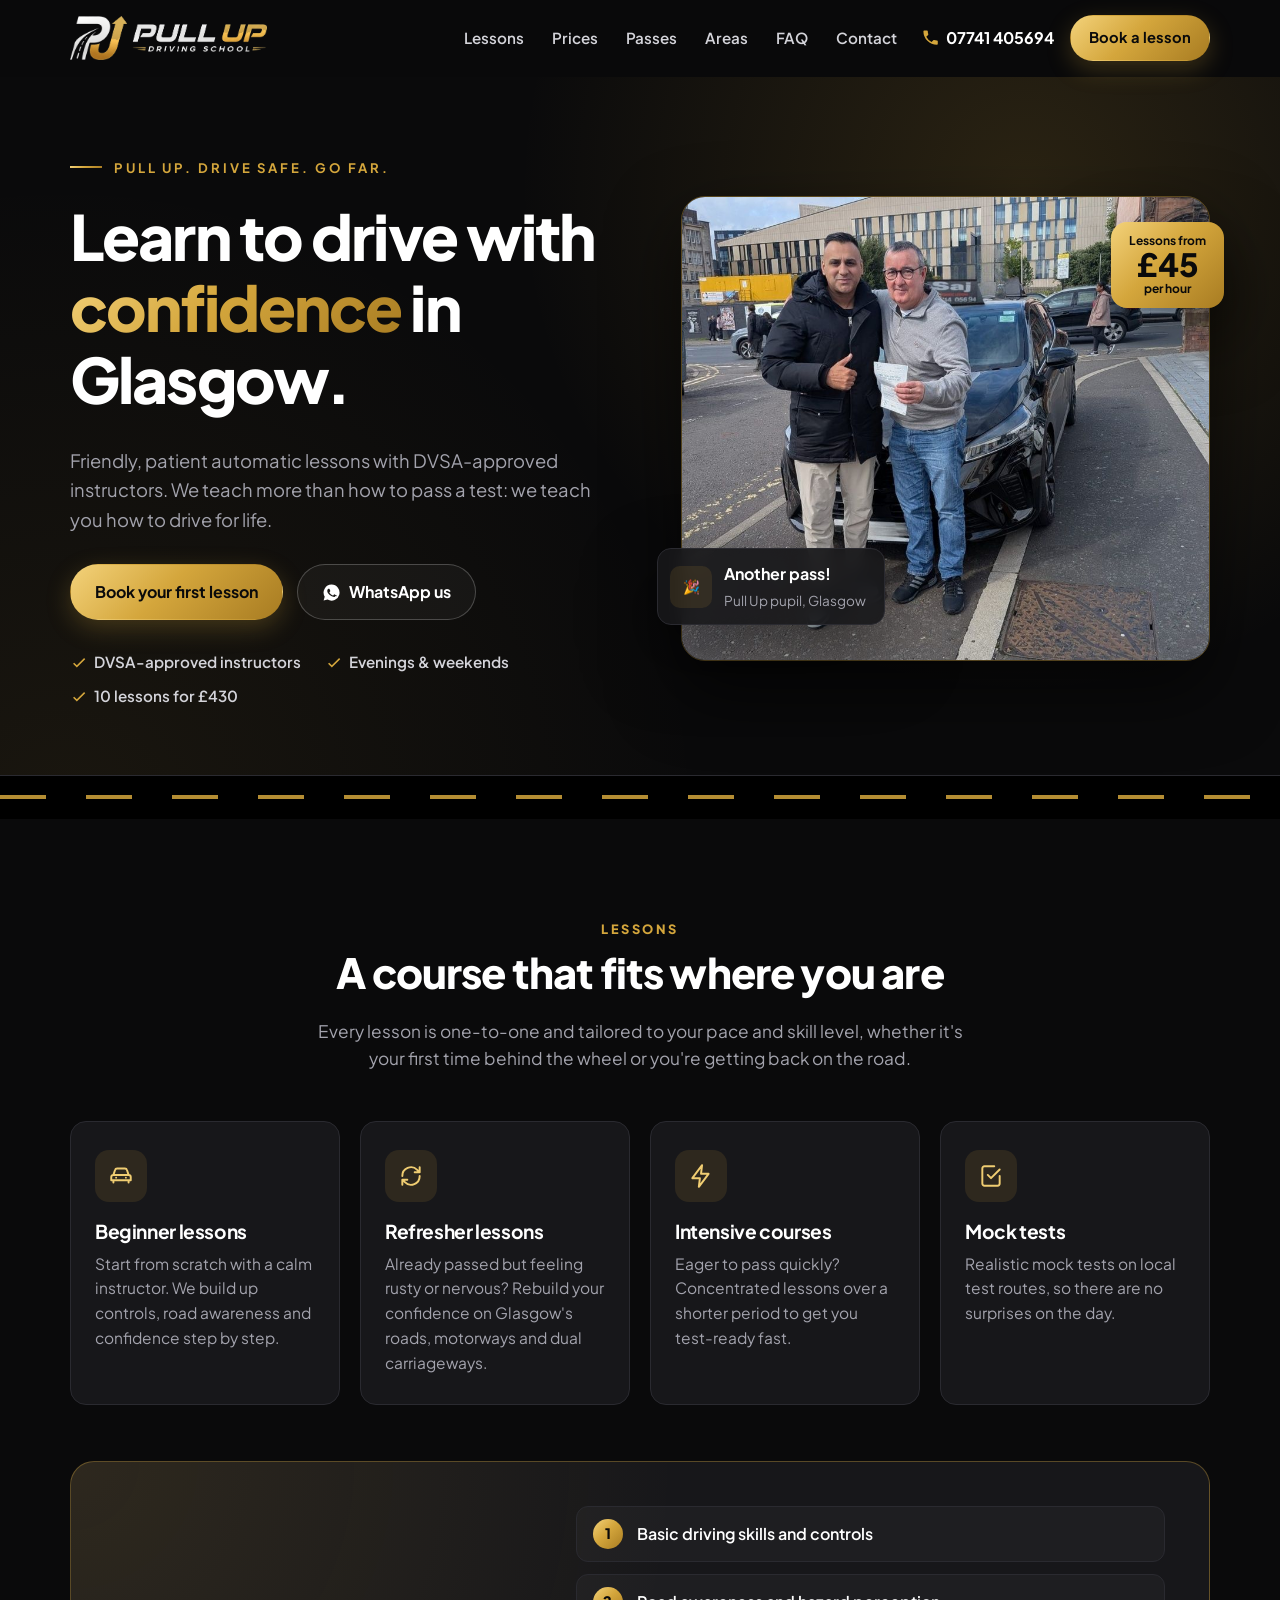
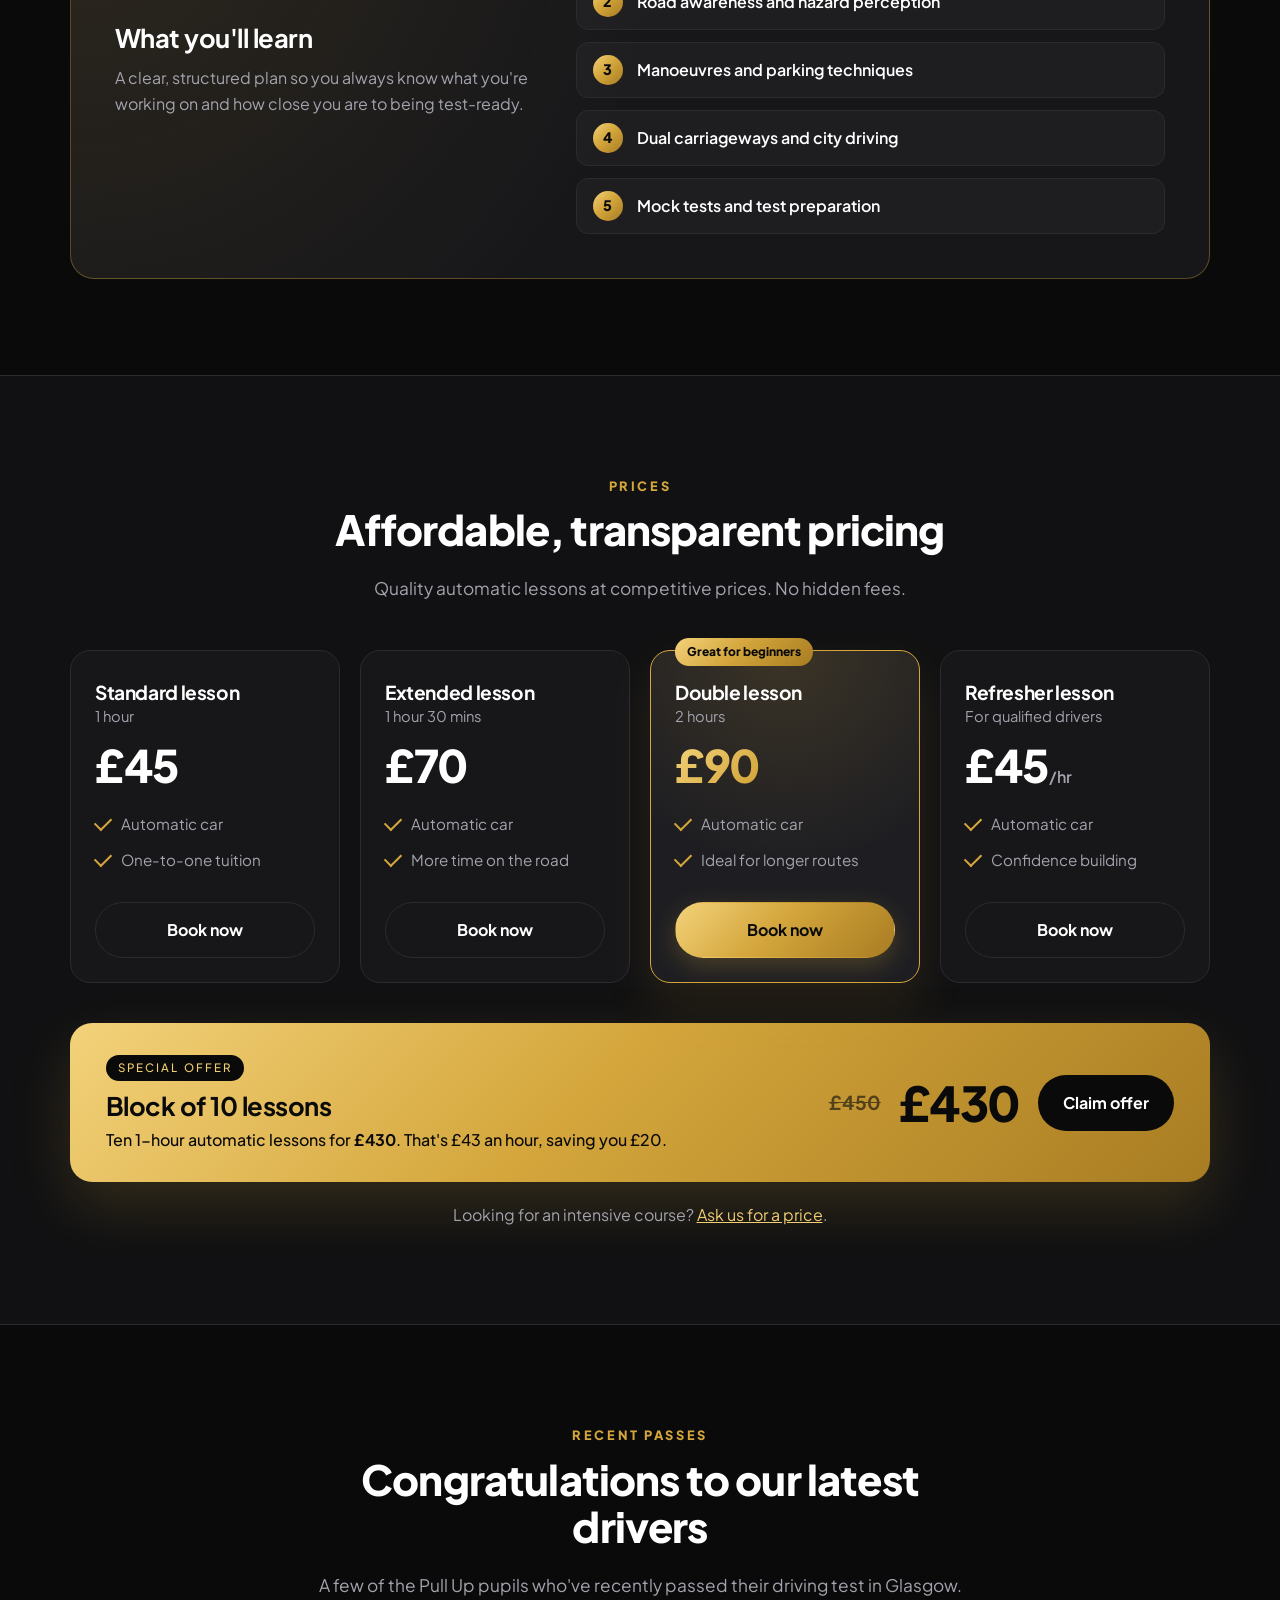
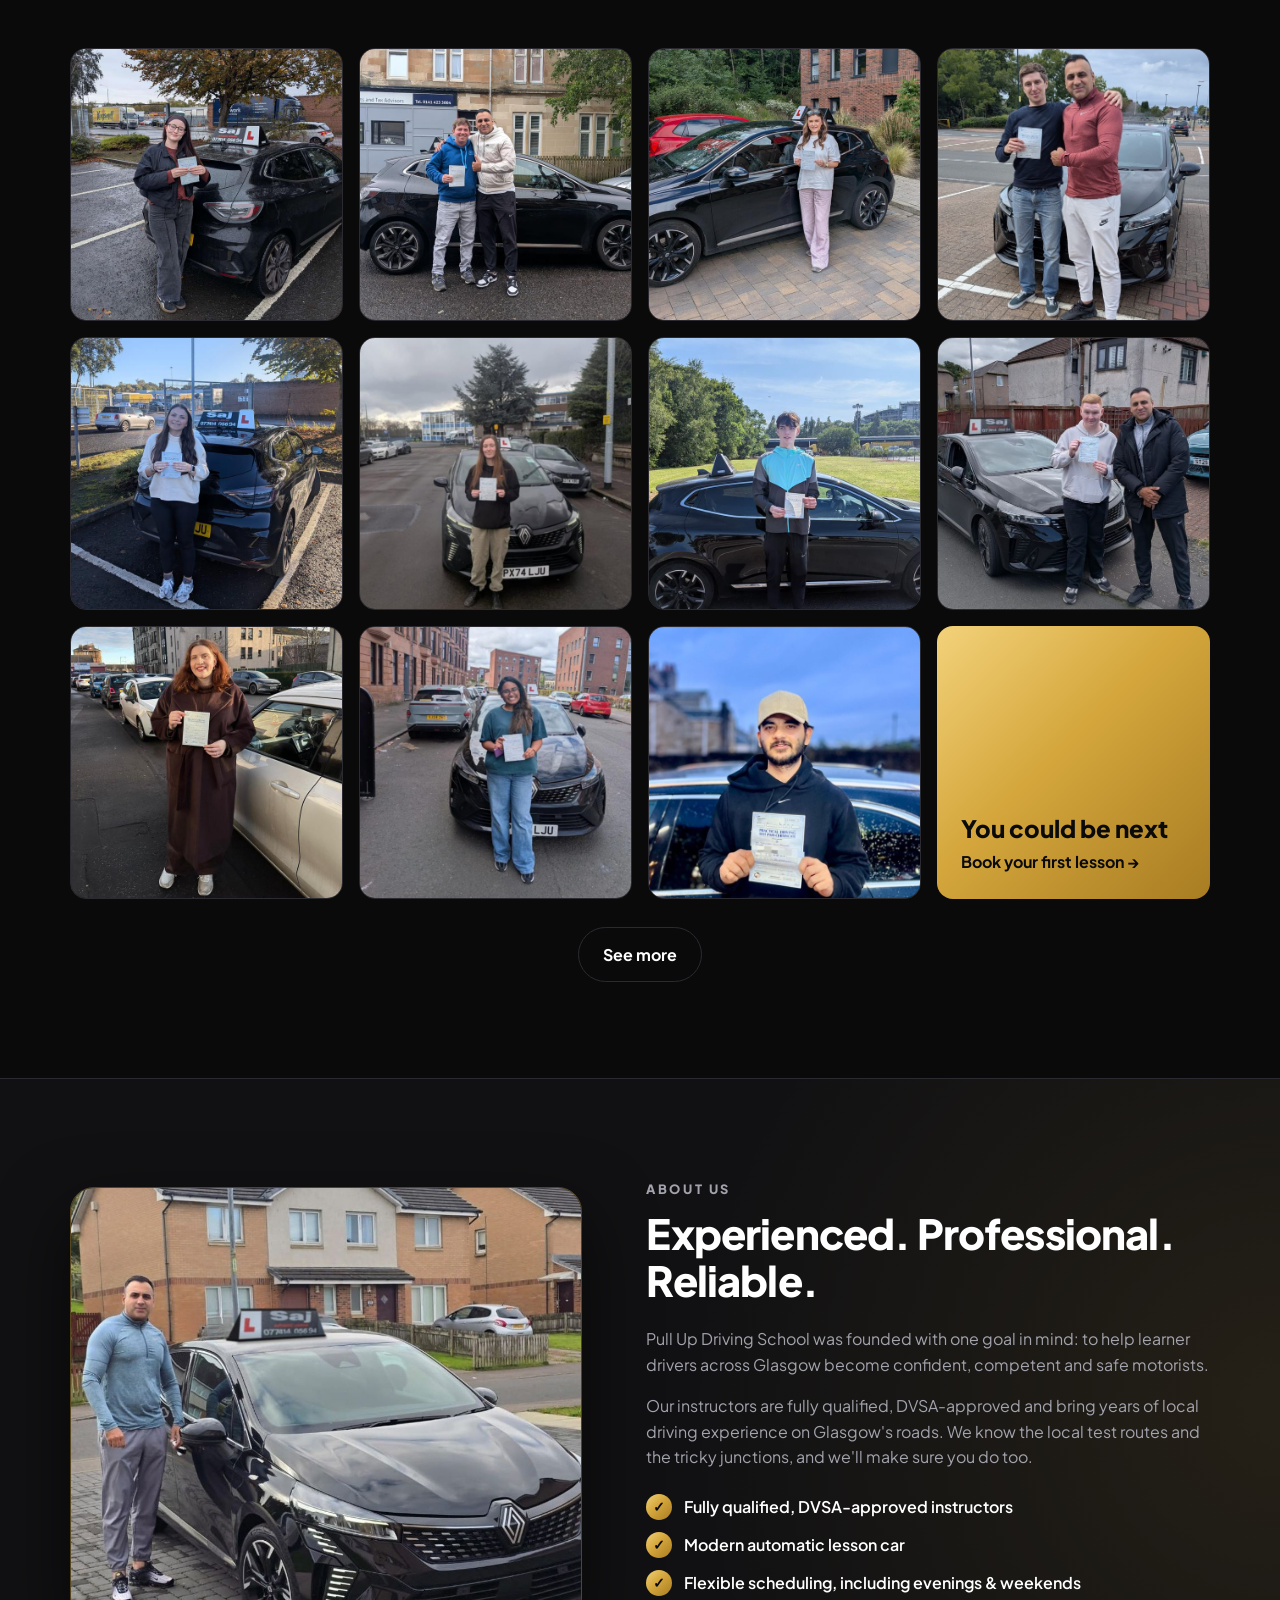
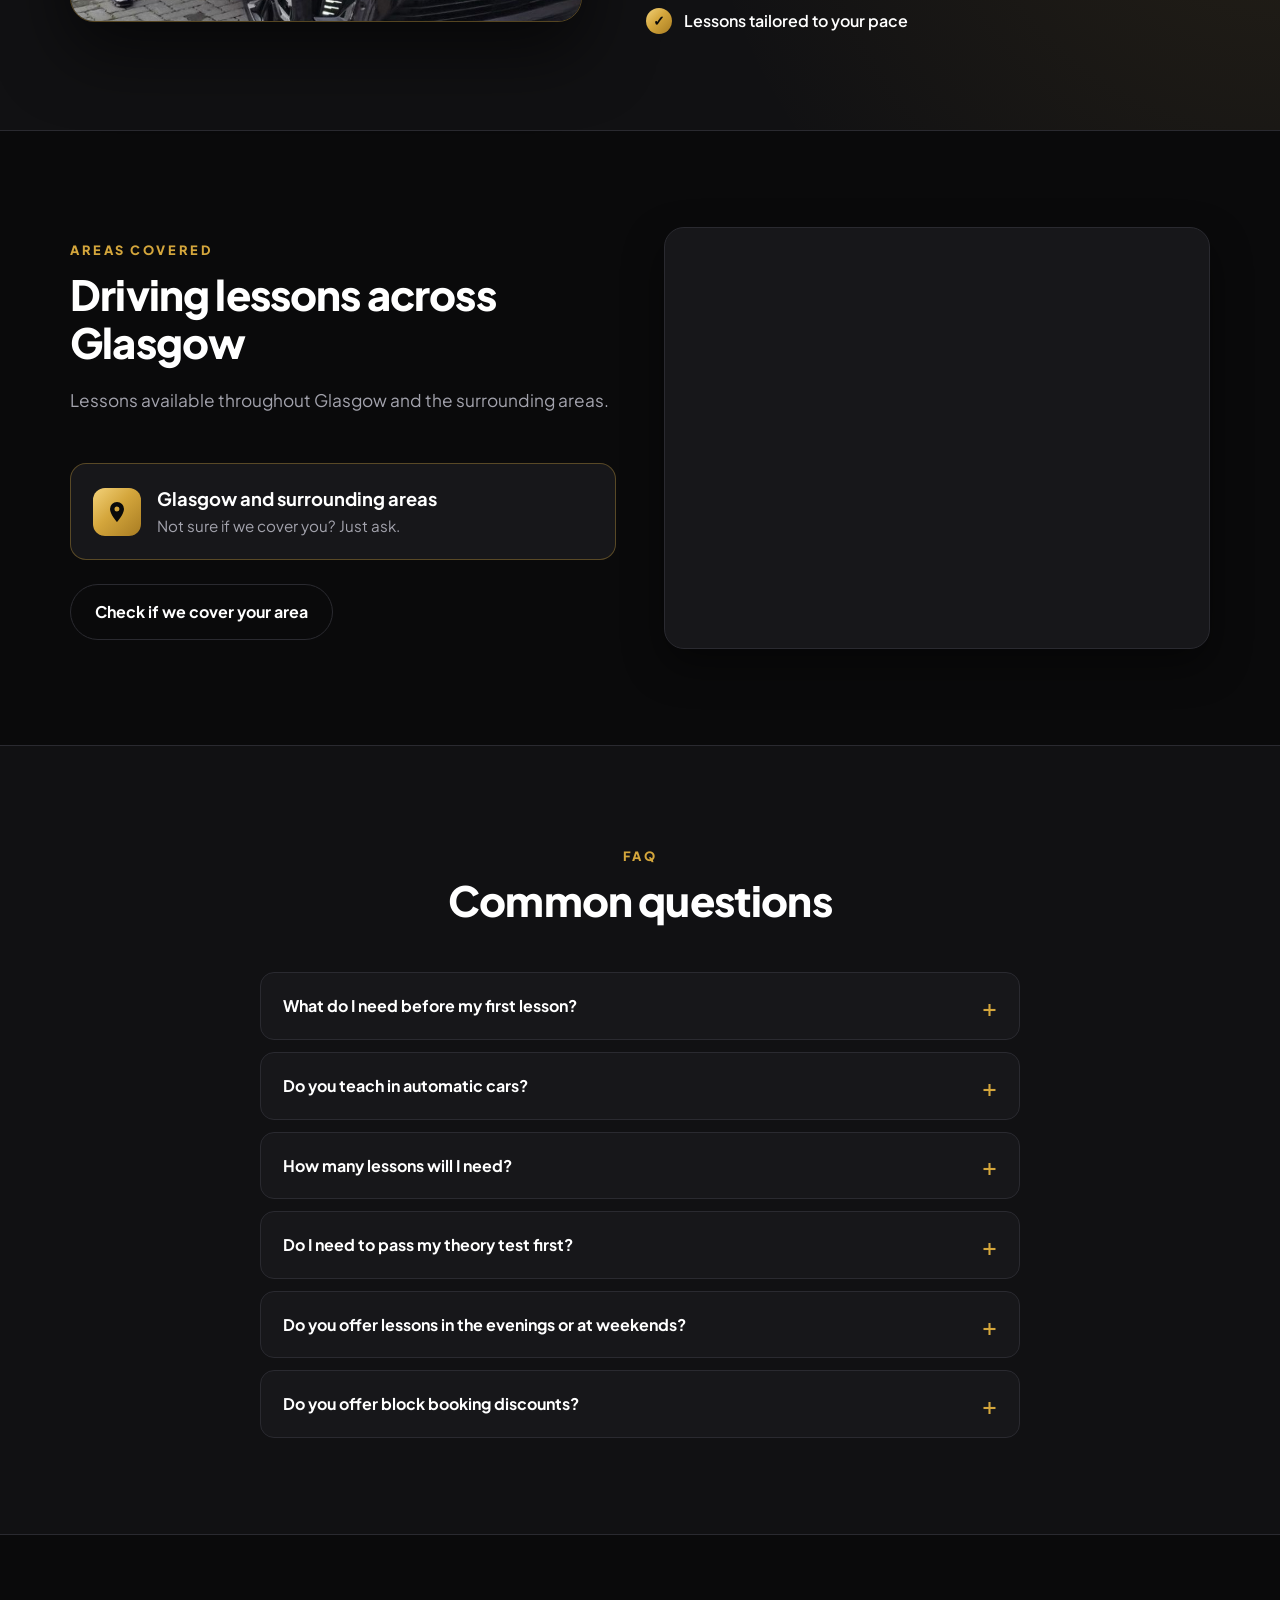
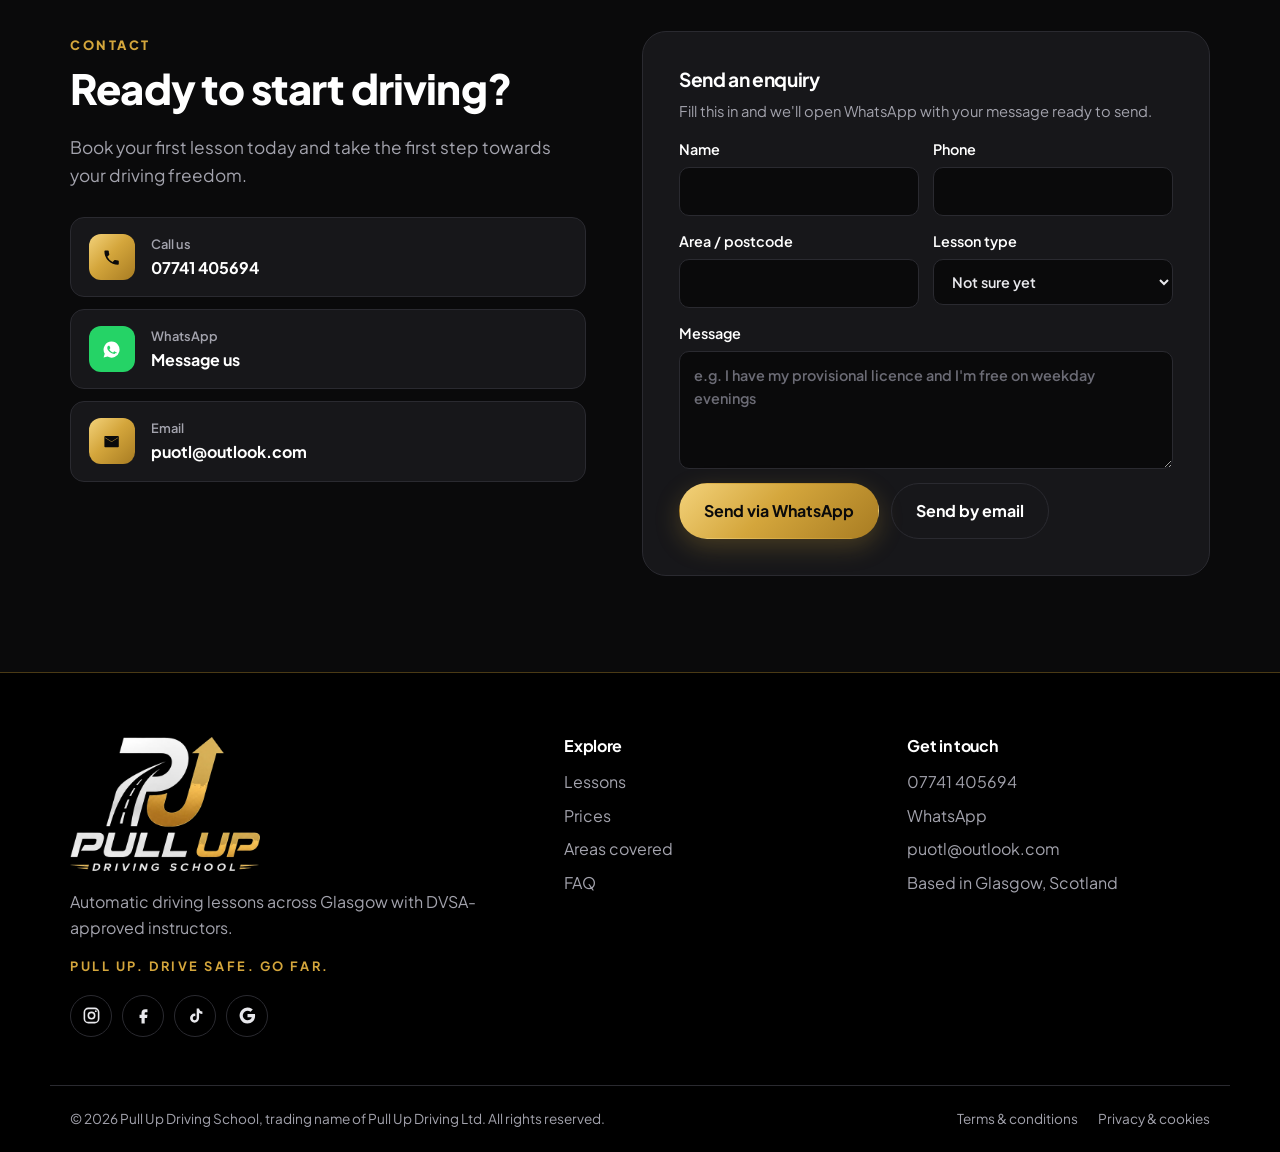
<file: index.html>
<!doctype html>
<html lang="en-GB">
<head>
  <meta charset="utf-8">
  <meta name="viewport" content="width=device-width, initial-scale=1">
  <title>Driving Lessons Glasgow | Pull Up Driving School</title>
  <meta name="description" content="Automatic driving lessons across Glasgow with DVSA-approved instructors. Beginner, refresher and intensive courses. Evenings and weekends available.">
  <link rel="canonical" href="https://pullupdrivingschool.co.uk/">
  <meta name="theme-color" content="#0a0a0b">

  <meta property="og:title" content="Pull Up Driving School | Driving Lessons in Glasgow">
  <meta property="og:description" content="Automatic driving lessons across Glasgow with DVSA-approved instructors.">
  <meta property="og:url" content="https://pullupdrivingschool.co.uk/">
  <meta property="og:image" content="https://pullupdrivingschool.co.uk/images/hero.jpg">
  <meta property="og:type" content="website">

  <link rel="icon" href="images/favicon.png">
  <link rel="apple-touch-icon" href="images/apple-touch-icon.png">
  <link rel="preconnect" href="https://fonts.googleapis.com">
  <link rel="preconnect" href="https://fonts.gstatic.com" crossorigin>
  <link href="https://fonts.googleapis.com/css2?family=Plus+Jakarta+Sans:wght@400;500;600;700;800&display=swap" rel="stylesheet">
  <link rel="stylesheet" href="styles.css">

  <script type="application/ld+json">
  {
    "@context": "https://schema.org",
    "@type": "DrivingSchool",
    "name": "Pull Up Driving School",
    "legalName": "Pull Up Driving Ltd",
    "url": "https://pullupdrivingschool.co.uk/",
    "telephone": "+447741405694",
    "email": "puotl@outlook.com",
    "image": "https://pullupdrivingschool.co.uk/images/hero.jpg",
    "areaServed": "Glasgow",
    "address": { "@type": "PostalAddress", "addressLocality": "Glasgow", "addressCountry": "GB" },
    "priceRange": "£45–£90"
  }
  </script>
</head>
<body>

  <a href="#main" class="skip-link">Skip to content</a>

  <header class="site-header">
    <div class="container header-inner">
      <a href="#top" class="logo" aria-label="Pull Up Driving School home">
        <img src="images/logo-header.png" alt="Pull Up Driving School" width="537" height="120">
      </a>
      <nav class="nav" id="nav">
        <a href="#lessons">Lessons</a>
        <a href="#prices">Prices</a>
        <a href="#passes">Passes</a>
        <a href="#areas">Areas</a>
        <a href="#faq">FAQ</a>
        <a href="#contact">Contact</a>
      </nav>
      <div class="header-actions">
        <a href="tel:+447741405694" class="header-phone">
          <svg viewBox="0 0 24 24" aria-hidden="true"><path d="M6.6 10.8a15.1 15.1 0 0 0 6.6 6.6l2.2-2.2c.3-.3.7-.4 1-.2 1.1.4 2.3.6 3.6.6.6 0 1 .4 1 1V20c0 .6-.4 1-1 1A17 17 0 0 1 3 4c0-.6.4-1 1-1h3.5c.6 0 1 .4 1 1 0 1.2.2 2.4.6 3.6.1.3 0 .7-.2 1l-2.3 2.2Z"/></svg>
          07741 405694
        </a>
        <a href="#contact" class="btn btn-gold btn-small">Book a lesson</a>
        <button class="nav-toggle" aria-label="Open menu" aria-expanded="false" aria-controls="nav">
          <span></span><span></span><span></span>
        </button>
      </div>
    </div>
  </header>

  <main id="main">

    <!-- Hero -->
    <section class="hero" id="top">
      <div class="container hero-inner">
        <div class="hero-copy">
          <p class="eyebrow">Pull Up. Drive safe. Go far.</p>
          <h1>Learn to drive with <span class="hl">confidence</span> in Glasgow.</h1>
          <p class="lead">Friendly, patient automatic lessons with DVSA-approved instructors. We teach more than how to pass a test: we teach you how to drive for life.</p>
          <div class="hero-actions">
            <a href="#contact" class="btn btn-gold">Book your first lesson</a>
            <a href="https://wa.me/447741405694" class="btn btn-ghost" target="_blank" rel="noopener">
              <svg viewBox="0 0 24 24" aria-hidden="true"><path d="M12 2a10 10 0 0 0-8.6 15.1L2 22l5-1.3A10 10 0 1 0 12 2Zm5.3 14.1c-.2.6-1.3 1.2-1.8 1.3-.5 0-1 .2-3.3-.7a11.4 11.4 0 0 1-4.6-4c-.4-.5-1-1.6-1-3 0-1.3.7-2 1-2.3.2-.3.5-.3.7-.3h.5c.2 0 .4 0 .6.5l.9 2.1c0 .2.1.4 0 .6l-.4.6-.5.5c-.1.2-.3.3-.1.6.2.3.8 1.3 1.7 2.1 1.2 1 2.1 1.3 2.4 1.5.3.1.5.1.7-.1l.9-1.1c.2-.3.4-.2.7-.1l2 1c.3.1.5.2.6.3 0 .2 0 .8-.2 1.4Z"/></svg>
              WhatsApp us
            </a>
          </div>
          <ul class="trust">
            <li><svg viewBox="0 0 24 24" aria-hidden="true"><path d="m9 16.2-3.5-3.5L4 14.1l5 5 11-11-1.4-1.4z"/></svg>DVSA-approved instructors</li>
            <li><svg viewBox="0 0 24 24" aria-hidden="true"><path d="m9 16.2-3.5-3.5L4 14.1l5 5 11-11-1.4-1.4z"/></svg>Evenings &amp; weekends</li>
            <li><svg viewBox="0 0 24 24" aria-hidden="true"><path d="m9 16.2-3.5-3.5L4 14.1l5 5 11-11-1.4-1.4z"/></svg>10 lessons for £430</li>
          </ul>
        </div>
        <div class="hero-media">
          <img src="images/hero.jpg" alt="A Pull Up instructor with a pupil who has just passed their driving test" width="940" height="788" fetchpriority="high">
          <div class="hero-badge">
            <span class="hero-badge-icon">🎉</span>
            <div><strong>Another pass!</strong><span>Pull Up pupil, Glasgow</span></div>
          </div>
          <div class="hero-price">
            <span>Lessons from</span>
            <strong>£45</strong>
            <span>per hour</span>
          </div>
        </div>
      </div>
      <div class="road" aria-hidden="true"></div>
    </section>

    <!-- Lessons -->
    <section id="lessons" class="section">
      <div class="container">
        <div class="section-head">
          <p class="kicker">Lessons</p>
          <h2>A course that fits where you are</h2>
          <p class="section-sub">Every lesson is one-to-one and tailored to your pace and skill level, whether it's your first time behind the wheel or you're getting back on the road.</p>
        </div>
        <div class="lesson-grid">
          <article class="lesson-card">
            <div class="icon-wrap"><svg viewBox="0 0 24 24" aria-hidden="true"><path d="M5 11l1.5-4.5A2 2 0 0 1 8.4 5h7.2a2 2 0 0 1 1.9 1.5L19 11m-14 0h14m-14 0a2 2 0 0 0-2 2v3h2m14-5a2 2 0 0 1 2 2v3h-2M5 16v2m14-2v2M5 16h14M7.5 13.5h.01M16.5 13.5h.01"/></svg></div>
            <h3>Beginner lessons</h3>
            <p>Start from scratch with a calm instructor. We build up controls, road awareness and confidence step by step.</p>
          </article>
          <article class="lesson-card">
            <div class="icon-wrap"><svg viewBox="0 0 24 24" aria-hidden="true"><path d="M4 12a8 8 0 0 1 13.7-5.7L20 8.6M20 4v4.6h-4.6M20 12a8 8 0 0 1-13.7 5.7L4 15.4M4 20v-4.6h4.6"/></svg></div>
            <h3>Refresher lessons</h3>
            <p>Already passed but feeling rusty or nervous? Rebuild your confidence on Glasgow's roads, motorways and dual carriageways.</p>
          </article>
          <article class="lesson-card">
            <div class="icon-wrap"><svg viewBox="0 0 24 24" aria-hidden="true"><path d="M13 2 4 14h7l-1 8 9-12h-7l1-8Z"/></svg></div>
            <h3>Intensive courses</h3>
            <p>Eager to pass quickly? Concentrated lessons over a shorter period to get you test-ready fast.</p>
          </article>
          <article class="lesson-card">
            <div class="icon-wrap"><svg viewBox="0 0 24 24" aria-hidden="true"><path d="M9 11l3 3 8-8M20 12v7a2 2 0 0 1-2 2H6a2 2 0 0 1-2-2V5a2 2 0 0 1 2-2h9"/></svg></div>
            <h3>Mock tests</h3>
            <p>Realistic mock tests on local test routes, so there are no surprises on the day.</p>
          </article>
        </div>

        <div class="learn">
          <div class="learn-copy">
            <h3>What you'll learn</h3>
            <p>A clear, structured plan so you always know what you're working on and how close you are to being test-ready.</p>
          </div>
          <ol class="learn-steps">
            <li><span>1</span>Basic driving skills and controls</li>
            <li><span>2</span>Road awareness and hazard perception</li>
            <li><span>3</span>Manoeuvres and parking techniques</li>
            <li><span>4</span>Dual carriageways and city driving</li>
            <li><span>5</span>Mock tests and test preparation</li>
          </ol>
        </div>
      </div>
    </section>

    <!-- Prices -->
    <section id="prices" class="section section-tint">
      <div class="container">
        <div class="section-head">
          <p class="kicker">Prices</p>
          <h2>Affordable, transparent pricing</h2>
          <p class="section-sub">Quality automatic lessons at competitive prices. No hidden fees.</p>
        </div>
        <div class="price-grid">
          <article class="price-card">
            <h3>Standard lesson</h3>
            <p class="duration">1 hour</p>
            <p class="price">£45</p>
            <ul>
              <li>Automatic car</li>
              <li>One-to-one tuition</li>
            </ul>
            <a href="#contact" class="btn btn-outline btn-block" data-lesson="Standard lesson (1 hour)">Book now</a>
          </article>
          <article class="price-card">
            <h3>Extended lesson</h3>
            <p class="duration">1 hour 30 mins</p>
            <p class="price">£70</p>
            <ul>
              <li>Automatic car</li>
              <li>More time on the road</li>
            </ul>
            <a href="#contact" class="btn btn-outline btn-block" data-lesson="Extended lesson (1h 30m)">Book now</a>
          </article>
          <article class="price-card featured">
            <p class="tag">Great for beginners</p>
            <h3>Double lesson</h3>
            <p class="duration">2 hours</p>
            <p class="price">£90</p>
            <ul>
              <li>Automatic car</li>
              <li>Ideal for longer routes</li>
            </ul>
            <a href="#contact" class="btn btn-gold btn-block" data-lesson="Double lesson (2 hours)">Book now</a>
          </article>
          <article class="price-card">
            <h3>Refresher lesson</h3>
            <p class="duration">For qualified drivers</p>
            <p class="price">£45<span>/hr</span></p>
            <ul>
              <li>Automatic car</li>
              <li>Confidence building</li>
            </ul>
            <a href="#contact" class="btn btn-outline btn-block" data-lesson="Refresher lesson">Book now</a>
          </article>
        </div>
        <div class="promo">
          <div class="promo-copy">
            <p class="promo-tag">Special offer</p>
            <h3>Block of 10 lessons</h3>
            <p>Ten 1-hour automatic lessons for <strong>£430</strong>. That's £43 an hour, saving you £20.</p>
          </div>
          <div class="promo-price">
            <span class="promo-was">£450</span>
            <strong>£430</strong>
            <a href="#contact" class="btn btn-dark" data-lesson="Block of 10 lessons (£430)">Claim offer</a>
          </div>
        </div>
        <p class="price-footnote">Looking for an intensive course? <a href="https://wa.me/447741405694?text=Hi%2C%20I%27d%20like%20a%20price%20for%20an%20intensive%20driving%20course." target="_blank" rel="noopener">Ask us for a price</a>.</p>
      </div>
    </section>

    <!-- Passes -->
    <section id="passes" class="section">
      <div class="container">
        <div class="section-head">
          <p class="kicker">Recent passes</p>
          <h2>Congratulations to our latest drivers</h2>
          <p class="section-sub">A few of the Pull Up pupils who've recently passed their driving test in Glasgow.</p>
        </div>
        <div class="pass-grid" id="pass-grid">
          <figure><img src="images/pass-8.jpg" alt="Pupil with pass certificate beside the Pull Up car" loading="lazy" width="640" height="640"></figure>
          <figure><img src="images/pass-9.jpg" alt="Pupil and instructor with pass certificate" loading="lazy" width="640" height="640"></figure>
          <figure><img src="images/pass-10.jpg" alt="Pupil holding pass certificate beside the lesson car" loading="lazy" width="640" height="640"></figure>
          <figure><img src="images/pass-1.jpg" alt="Pupil with pass certificate and instructor" loading="lazy" width="700" height="587"></figure>
          <figure><img src="images/pass-11.jpg" alt="Pupil with pass certificate beside the Pull Up car" loading="lazy" width="640" height="640"></figure>
          <figure><img src="images/pass-12.jpg" alt="Pupil holding pass certificate in front of the lesson car" loading="lazy" width="640" height="640"></figure>
          <figure><img src="images/pass-13.jpg" alt="Pupil holding pass certificate beside the lesson car" loading="lazy" width="640" height="640"></figure>
          <figure><img src="images/pass-3.jpg" alt="Pupil and instructor celebrating a test pass" loading="lazy" width="700" height="587"></figure>
          <figure><img src="images/pass-14.jpg" alt="Pupil holding pass certificate" loading="lazy" width="640" height="640"></figure>
          <figure><img src="images/pass-15.jpg" alt="Pupil holding pass certificate in front of the lesson car" loading="lazy" width="640" height="640"></figure>
          <figure><img src="images/pass-4.jpg" alt="Pupil holding pass certificate" loading="lazy" width="700" height="587"></figure>
          <figure><img src="images/pass-16.jpg" alt="Pupil holding pass certificate beside the lesson car" loading="lazy" width="640" height="640"></figure>
          <figure><img src="images/pass-17.jpg" alt="Pupil holding pass certificate beside the lesson car" loading="lazy" width="640" height="640"></figure>
          <figure><img src="images/pass-2.jpg" alt="Pupil holding pass certificate beside the lesson car" loading="lazy" width="700" height="587"></figure>
          <figure><img src="images/pass-18.jpg" alt="Pupil showing pass certificate from the driver's seat" loading="lazy" width="640" height="640"></figure>
          <figure><img src="images/pass-5.jpg" alt="Pupil holding pass certificate" loading="lazy" width="700" height="587"></figure>
          <figure><img src="images/pass-6.jpg" alt="Pupil holding pass certificate" loading="lazy" width="700" height="587"></figure>
          <figure><img src="images/pass-7.jpg" alt="Pupil and instructor with pass certificate" loading="lazy" width="700" height="587"></figure>
          <figure><img src="images/pass-19.jpg" alt="Pupil holding pass certificate" loading="lazy" width="640" height="640"></figure>
          <figure><img src="images/pass-20.jpg" alt="Pupil holding pass certificate" loading="lazy" width="640" height="640"></figure>
          <figure><img src="images/pass-21.jpg" alt="Pupil holding pass certificate beside the lesson car" loading="lazy" width="640" height="640"></figure>
          <a class="pass-cta" href="#contact">
            <strong>You could be next</strong>
            <span>Book your first lesson →</span>
          </a>
        </div>
        <div class="pass-more">
          <button type="button" class="btn btn-outline" id="pass-toggle" aria-controls="pass-grid" aria-expanded="false" hidden>See more</button>
        </div>
      </div>
    </section>

    <!-- About -->
    <section id="about" class="section section-feature">
      <div class="container about">
        <div class="about-photo">
          <img src="images/instructor.jpg" alt="Pull Up Driving School instructor with the lesson car" loading="lazy" width="940" height="788">
        </div>
        <div class="about-copy">
          <p class="kicker">About us</p>
          <h2>Experienced. Professional. Reliable.</h2>
          <p>Pull Up Driving School was founded with one goal in mind: to help learner drivers across Glasgow become confident, competent and safe motorists.</p>
          <p>Our instructors are fully qualified, DVSA-approved and bring years of local driving experience on Glasgow's roads. We know the local test routes and the tricky junctions, and we'll make sure you do too.</p>
          <ul class="checklist">
            <li>Fully qualified, DVSA-approved instructors</li>
            <li>Modern automatic lesson car</li>
            <li>Flexible scheduling, including evenings &amp; weekends</li>
            <li>Lessons tailored to your pace</li>
          </ul>
        </div>
      </div>
    </section>

    <!-- Areas -->
    <section id="areas" class="section">
      <div class="container areas">
        <div>
          <div class="section-head left">
            <p class="kicker">Areas covered</p>
            <h2>Driving lessons across Glasgow</h2>
            <p class="section-sub">Lessons available throughout Glasgow and the surrounding areas.</p>
          </div>
          <div class="area-card">
            <span class="area-icon"><svg viewBox="0 0 24 24" aria-hidden="true"><path d="M12 2a7 7 0 0 0-7 7c0 5.2 7 13 7 13s7-7.8 7-13a7 7 0 0 0-7-7Zm0 9.5A2.5 2.5 0 1 1 12 6.5a2.5 2.5 0 0 1 0 5Z"/></svg></span>
            <div>
              <strong>Glasgow and surrounding areas</strong>
              <span>Not sure if we cover you? Just ask.</span>
            </div>
          </div>
          <a href="https://wa.me/447741405694?text=Hi%2C%20do%20you%20cover%20my%20area%20for%20driving%20lessons%3F" class="btn btn-outline" target="_blank" rel="noopener">Check if we cover your area</a>
        </div>
        <div class="map">
          <iframe title="Map of Glasgow" src="https://maps.google.com/maps?q=Glasgow&amp;z=11&amp;output=embed" loading="lazy" referrerpolicy="no-referrer-when-downgrade"></iframe>
        </div>
      </div>
    </section>

    <!-- FAQ -->
    <section id="faq" class="section section-tint">
      <div class="container narrow">
        <div class="section-head">
          <p class="kicker">FAQ</p>
          <h2>Common questions</h2>
        </div>
        <div class="faq">
          <details>
            <summary>What do I need before my first lesson?</summary>
            <p>You'll need a valid UK provisional driving licence. You can apply for one on GOV.UK from the age of 15 years and 9 months, and start driving lessons once you're 17.</p>
          </details>
          <details>
            <summary>Do you teach in automatic cars?</summary>
            <p>Yes, all our lessons are in an automatic car. There's no clutch or gears to worry about, so many learners pick it up faster. If you pass in an automatic, your licence will cover automatic cars only.</p>
          </details>
          <details>
            <summary>How many lessons will I need?</summary>
            <p>Everyone learns at a different pace. DVSA figures suggest learners need around 45 hours of professional lessons plus 22 hours of private practice on average. We'll give you an honest assessment after your first lesson.</p>
          </details>
          <details>
            <summary>Do I need to pass my theory test first?</summary>
            <p>You can start lessons straight away, but you must pass your theory test before you can book your practical driving test. We're happy to help you plan both.</p>
          </details>
          <details>
            <summary>Do you offer lessons in the evenings or at weekends?</summary>
            <p>Yes, we offer flexible scheduling including evenings and weekends to fit around school, college or work.</p>
          </details>
          <details>
            <summary>Do you offer block booking discounts?</summary>
            <p>Yes. A block of 10 one-hour lessons is £430, which saves you £20. Get in touch by phone or WhatsApp if you'd like a price for an intensive course.</p>
          </details>
        </div>
      </div>
    </section>

    <!-- Contact -->
    <section id="contact" class="section">
      <div class="container contact">
        <div class="contact-info">
          <p class="kicker">Contact</p>
          <h2>Ready to start driving?</h2>
          <p class="section-sub">Book your first lesson today and take the first step towards your driving freedom.</p>
          <div class="contact-cards">
            <a href="tel:+447741405694" class="contact-card">
              <span class="cc-icon"><svg viewBox="0 0 24 24" aria-hidden="true"><path d="M6.6 10.8a15.1 15.1 0 0 0 6.6 6.6l2.2-2.2c.3-.3.7-.4 1-.2 1.1.4 2.3.6 3.6.6.6 0 1 .4 1 1V20c0 .6-.4 1-1 1A17 17 0 0 1 3 4c0-.6.4-1 1-1h3.5c.6 0 1 .4 1 1 0 1.2.2 2.4.6 3.6.1.3 0 .7-.2 1l-2.3 2.2Z"/></svg></span>
              <span><small>Call us</small>07741 405694</span>
            </a>
            <a href="https://wa.me/447741405694" class="contact-card" target="_blank" rel="noopener">
              <span class="cc-icon cc-wa"><svg viewBox="0 0 24 24" aria-hidden="true"><path d="M12 2a10 10 0 0 0-8.6 15.1L2 22l5-1.3A10 10 0 1 0 12 2Zm5.3 14.1c-.2.6-1.3 1.2-1.8 1.3-.5 0-1 .2-3.3-.7a11.4 11.4 0 0 1-4.6-4c-.4-.5-1-1.6-1-3 0-1.3.7-2 1-2.3.2-.3.5-.3.7-.3h.5c.2 0 .4 0 .6.5l.9 2.1c0 .2.1.4 0 .6l-.4.6-.5.5c-.1.2-.3.3-.1.6.2.3.8 1.3 1.7 2.1 1.2 1 2.1 1.3 2.4 1.5.3.1.5.1.7-.1l.9-1.1c.2-.3.4-.2.7-.1l2 1c.3.1.5.2.6.3 0 .2 0 .8-.2 1.4Z"/></svg></span>
              <span><small>WhatsApp</small>Message us</span>
            </a>
            <a href="mailto:puotl@outlook.com" class="contact-card">
              <span class="cc-icon"><svg viewBox="0 0 24 24" aria-hidden="true"><path d="M4 5h16a1 1 0 0 1 1 1v12a1 1 0 0 1-1 1H4a1 1 0 0 1-1-1V6a1 1 0 0 1 1-1Zm0 2v.4l8 5 8-5V7l-8 5-8-5Z"/></svg></span>
              <span><small>Email</small>puotl@outlook.com</span>
            </a>
          </div>
        </div>

        <form class="contact-form" id="enquiry">
          <h3>Send an enquiry</h3>
          <p class="form-hint">Fill this in and we'll open WhatsApp with your message ready to send.</p>
          <div class="field-row">
            <label>Name<input name="name" required autocomplete="name"></label>
            <label>Phone<input name="phone" type="tel" autocomplete="tel"></label>
          </div>
          <div class="field-row">
            <label>Area / postcode<input name="area" autocomplete="postal-code"></label>
            <label>Lesson type
              <select name="lesson">
                <option>Not sure yet</option>
                <option>Standard lesson (1 hour)</option>
                <option>Extended lesson (1h 30m)</option>
                <option>Double lesson (2 hours)</option>
                <option>Refresher lesson</option>
                <option>Intensive course</option>
                <option>Block of 10 lessons (£430)</option>
              </select>
            </label>
          </div>
          <label>Message<textarea name="message" rows="4" placeholder="e.g. I have my provisional licence and I'm free on weekday evenings"></textarea></label>
          <div class="form-actions">
            <button type="submit" class="btn btn-gold">Send via WhatsApp</button>
            <button type="button" class="btn btn-outline" id="send-email">Send by email</button>
          </div>
        </form>
      </div>
    </section>

  </main>

  <footer class="site-footer">
    <div class="container footer-inner">
      <div class="footer-brand">
        <img class="footer-logo" src="images/logo-stacked.png" alt="Pull Up Driving School" width="520" height="368">
        <p>Automatic driving lessons across Glasgow with DVSA-approved instructors.</p>
        <p class="footer-tagline">Pull Up. Drive safe. Go far.</p>
        <!-- TODO: Facebook, TikTok and Google are placeholders. Replace each href="#" with his real profile URLs. -->
        <div class="socials">
          <a href="https://www.instagram.com/pullupdrivingschool/" target="_blank" rel="noopener" aria-label="Pull Up Driving School on Instagram">
            <svg class="icon-stroke" viewBox="0 0 24 24" aria-hidden="true"><rect x="3" y="3" width="18" height="18" rx="5"/><circle cx="12" cy="12" r="4"/><circle cx="17.5" cy="6.5" r="1.2" class="dot"/></svg>
          </a>
          <a href="#" aria-label="Pull Up Driving School on Facebook">
            <svg viewBox="0 0 24 24" aria-hidden="true"><path d="M14 8h3V4h-3c-2.8 0-4.5 1.9-4.5 4.6V11H7v4h2.5v7h4v-7h3l.5-4h-3.5V8.9c0-.6.4-.9 1-.9Z"/></svg>
          </a>
          <a href="#" aria-label="Pull Up Driving School on TikTok">
            <svg viewBox="0 0 24 24" aria-hidden="true"><path d="M16.5 3c.4 2.3 1.9 3.8 4.2 4v3.2c-1.6 0-3-.5-4.2-1.3v6.4a5.7 5.7 0 1 1-5.7-5.7c.3 0 .7 0 1 .1v3.3a2.5 2.5 0 1 0 1.7 2.3V3h3Z"/></svg>
          </a>
          <a href="#" aria-label="Pull Up Driving School reviews on Google">
            <svg viewBox="0 0 24 24" aria-hidden="true"><path d="M21.6 12.2c0-.7-.1-1.4-.2-2H12v3.9h5.4a4.6 4.6 0 0 1-2 3v2.5h3.2c1.9-1.7 3-4.3 3-7.4ZM12 22c2.7 0 5-.9 6.6-2.4l-3.2-2.5c-.9.6-2 1-3.4 1-2.6 0-4.8-1.8-5.6-4.1H3.1v2.6A10 10 0 0 0 12 22Zm-5.6-8a6 6 0 0 1 0-3.9V7.5H3.1a10 10 0 0 0 0 9l3.3-2.5ZM12 5.9c1.5 0 2.8.5 3.8 1.5l2.9-2.9A10 10 0 0 0 3.1 7.5l3.3 2.6C7.2 7.7 9.4 5.9 12 5.9Z"/></svg>
          </a>
        </div>
      </div>
      <div>
        <h4>Explore</h4>
        <a href="#lessons">Lessons</a>
        <a href="#prices">Prices</a>
        <a href="#areas">Areas covered</a>
        <a href="#faq">FAQ</a>
      </div>
      <div>
        <h4>Get in touch</h4>
        <a href="tel:+447741405694">07741 405694</a>
        <a href="https://wa.me/447741405694" target="_blank" rel="noopener">WhatsApp</a>
        <a href="mailto:puotl@outlook.com">puotl@outlook.com</a>
        <span>Based in Glasgow, Scotland</span>
      </div>
    </div>
    <div class="container footer-legal">
      <p>© <span id="year">2026</span> Pull Up Driving School, trading name of Pull Up Driving Ltd. All rights reserved.</p>
      <nav class="footer-legal-links" aria-label="Legal">
        <a href="terms/">Terms &amp; conditions</a>
        <a href="privacy/">Privacy &amp; cookies</a>
      </nav>
    </div>
  </footer>

  <!-- Mobile quick-contact bar -->
  <div class="mobile-bar">
    <a href="tel:+447741405694">Call</a>
    <a href="https://wa.me/447741405694" target="_blank" rel="noopener">WhatsApp</a>
    <a href="#contact" class="mb-book">Book</a>
  </div>

  <script src="script.js"></script>
</body>
</html>
</file>
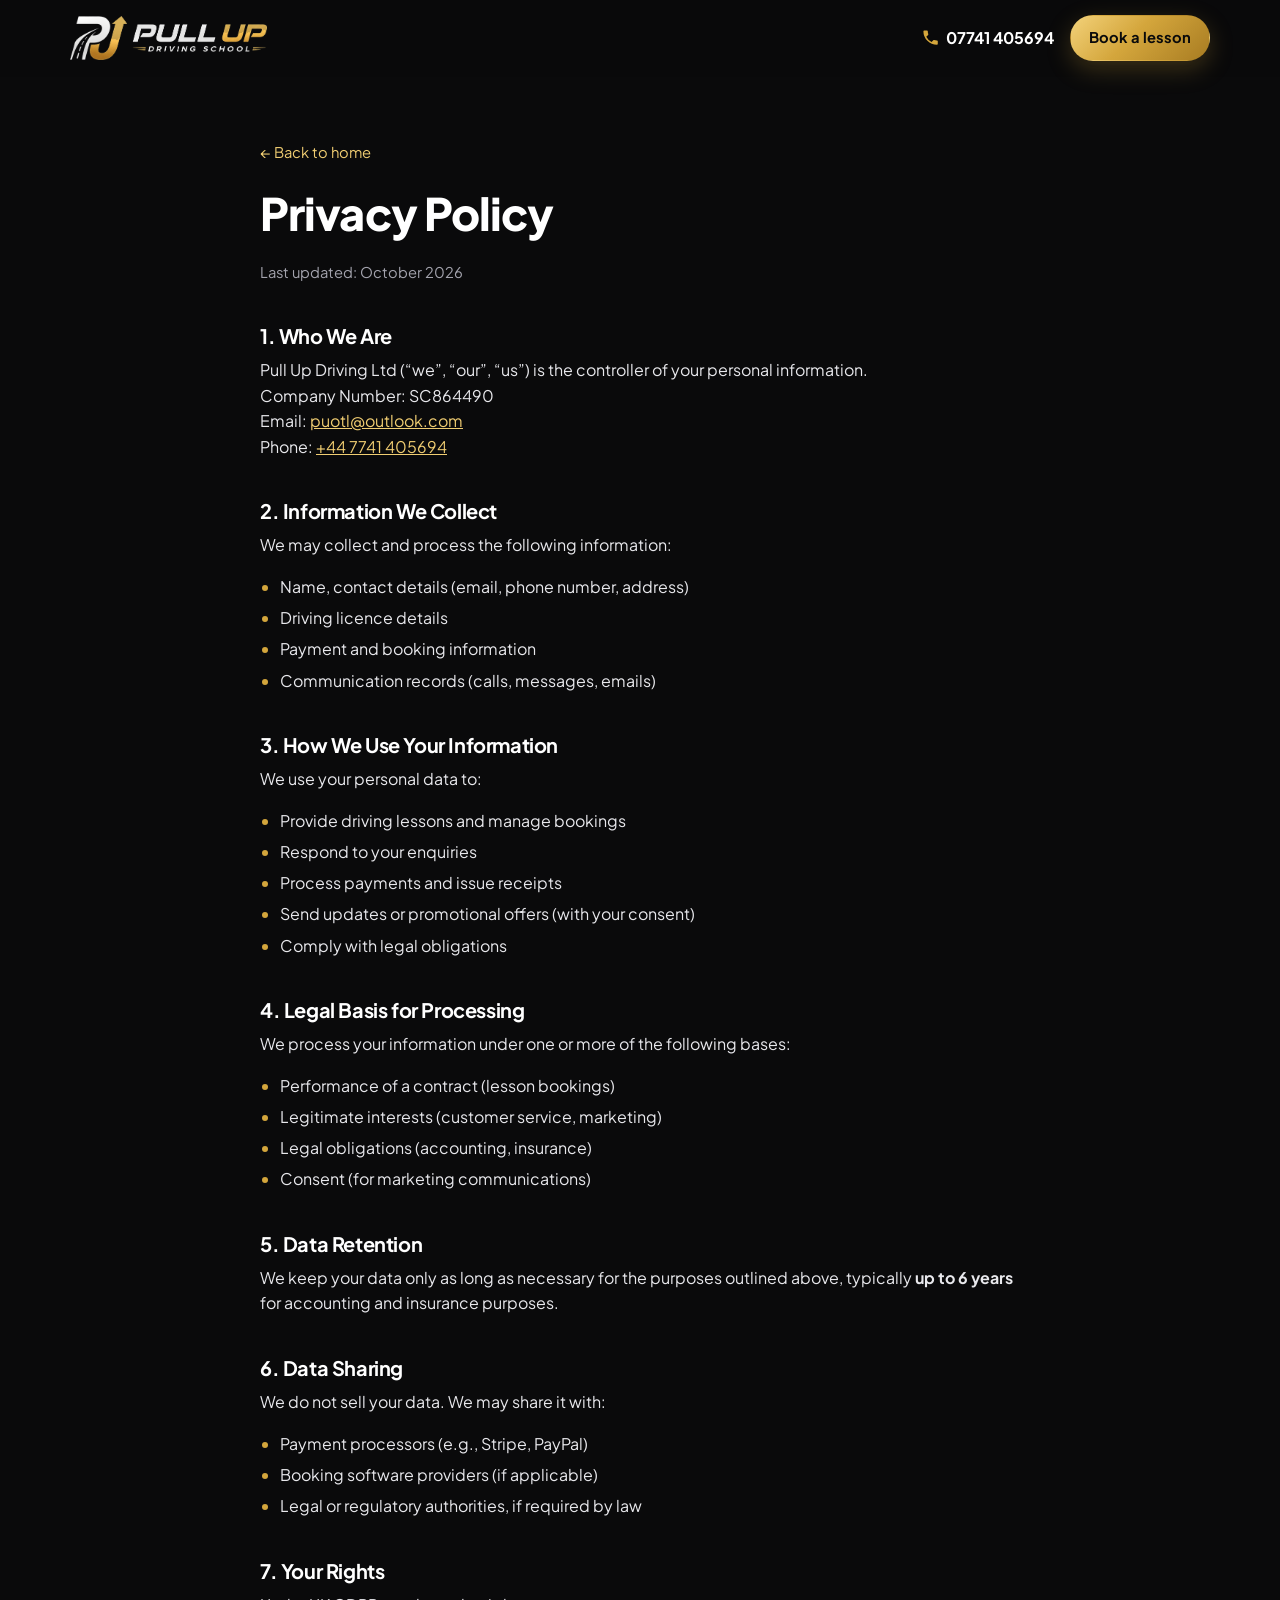
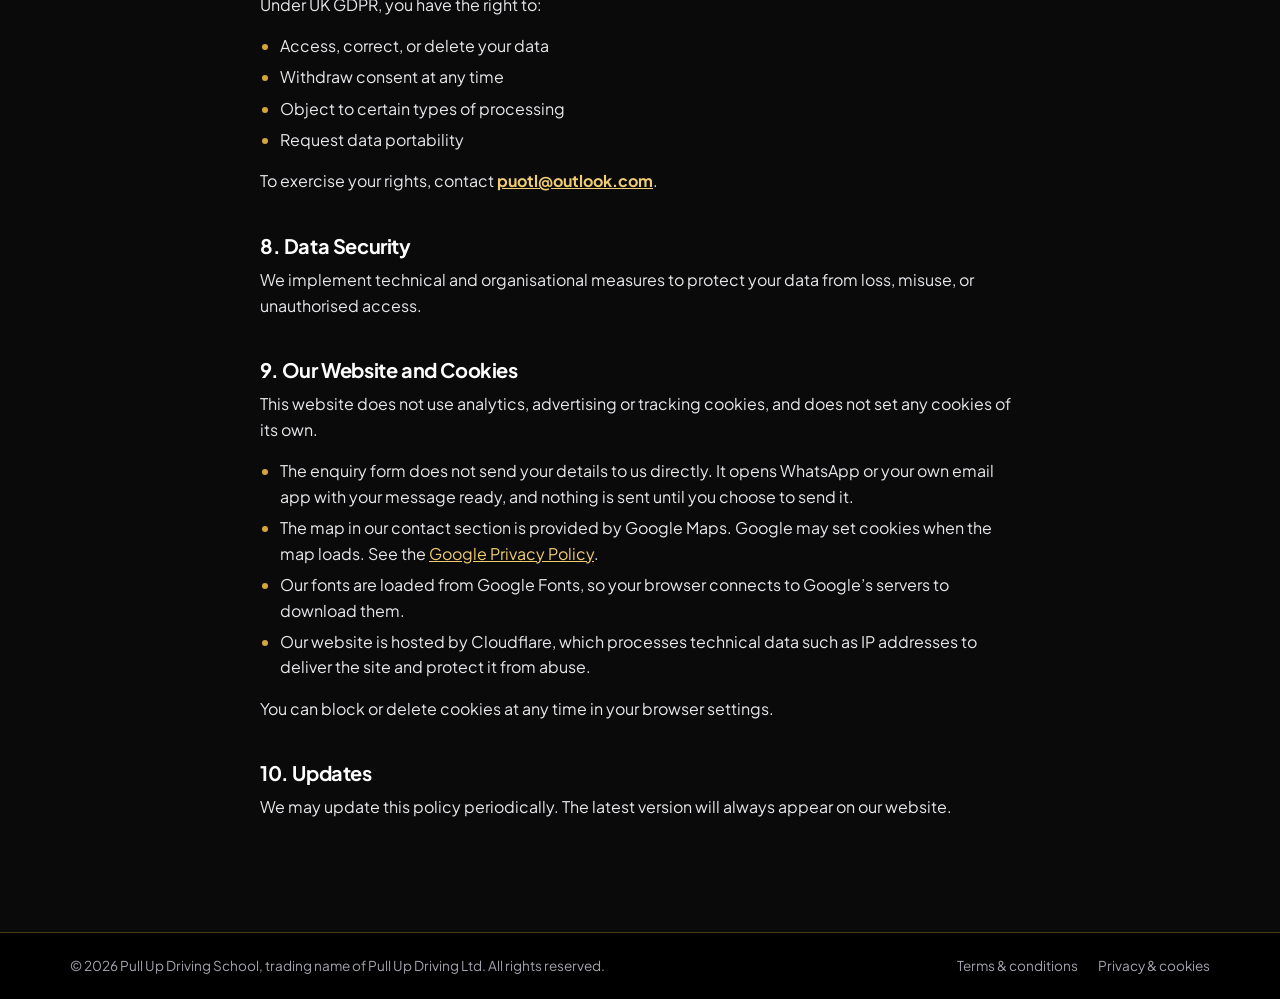
<file: privacy/index.html>
<!doctype html>
<html lang="en-GB">
<head>
  <meta charset="utf-8">
  <meta name="viewport" content="width=device-width, initial-scale=1">
  <title>Privacy and Cookies | Pull Up Driving School</title>
  <meta name="description" content="How Pull Up Driving Ltd collects, uses and protects your personal information, and how this website uses cookies.">
  <link rel="canonical" href="https://pullupdrivingschool.co.uk/privacy/">
  <meta name="theme-color" content="#0a0a0b">
  <link rel="icon" href="../images/favicon.png">
  <link rel="apple-touch-icon" href="../images/apple-touch-icon.png">
  <link rel="preconnect" href="https://fonts.googleapis.com">
  <link rel="preconnect" href="https://fonts.gstatic.com" crossorigin>
  <link href="https://fonts.googleapis.com/css2?family=Plus+Jakarta+Sans:wght@400;500;600;700;800&display=swap" rel="stylesheet">
  <link rel="stylesheet" href="../styles.css">
</head>
<body class="legal-page">

  <a href="#main" class="skip-link">Skip to content</a>

  <header class="site-header">
    <div class="container header-inner">
      <a href="../" class="logo" aria-label="Pull Up Driving School home">
        <img src="../images/logo-header.png" alt="Pull Up Driving School" width="537" height="120">
      </a>
      <div class="header-actions">
        <a href="tel:+447741405694" class="header-phone">
          <svg viewBox="0 0 24 24" aria-hidden="true"><path d="M6.6 10.8a15.1 15.1 0 0 0 6.6 6.6l2.2-2.2c.3-.3.7-.4 1-.2 1.1.4 2.3.6 3.6.6.6 0 1 .4 1 1V20c0 .6-.4 1-1 1A17 17 0 0 1 3 4c0-.6.4-1 1-1h3.5c.6 0 1 .4 1 1 0 1.2.2 2.4.6 3.6.1.3 0 .7-.2 1l-2.3 2.2Z"/></svg>
          07741 405694
        </a>
        <a href="../#contact" class="btn btn-gold btn-small">Book a lesson</a>
      </div>
    </div>
  </header>

  <main id="main" class="legal">
    <div class="container narrow">
      <p class="legal-back"><a href="../">← Back to home</a></p>
      <h1>Privacy Policy</h1>
      <p class="legal-updated">Last updated: October 2026</p>

      <h2>1. Who We Are</h2>
      <p>Pull Up Driving Ltd (“we”, “our”, “us”) is the controller of your personal information.<br>
      Company Number: SC864490<br>
      Email: <a href="mailto:puotl@outlook.com">puotl@outlook.com</a><br>
      Phone: <a href="tel:+447741405694">+44 7741 405694</a></p>

      <h2>2. Information We Collect</h2>
      <p>We may collect and process the following information:</p>
      <ul>
        <li>Name, contact details (email, phone number, address)</li>
        <li>Driving licence details</li>
        <li>Payment and booking information</li>
        <li>Communication records (calls, messages, emails)</li>
      </ul>

      <h2>3. How We Use Your Information</h2>
      <p>We use your personal data to:</p>
      <ul>
        <li>Provide driving lessons and manage bookings</li>
        <li>Respond to your enquiries</li>
        <li>Process payments and issue receipts</li>
        <li>Send updates or promotional offers (with your consent)</li>
        <li>Comply with legal obligations</li>
      </ul>

      <h2>4. Legal Basis for Processing</h2>
      <p>We process your information under one or more of the following bases:</p>
      <ul>
        <li>Performance of a contract (lesson bookings)</li>
        <li>Legitimate interests (customer service, marketing)</li>
        <li>Legal obligations (accounting, insurance)</li>
        <li>Consent (for marketing communications)</li>
      </ul>

      <h2>5. Data Retention</h2>
      <p>We keep your data only as long as necessary for the purposes outlined above, typically <strong>up to 6 years</strong> for accounting and insurance purposes.</p>

      <h2>6. Data Sharing</h2>
      <p>We do not sell your data. We may share it with:</p>
      <ul>
        <li>Payment processors (e.g., Stripe, PayPal)</li>
        <li>Booking software providers (if applicable)</li>
        <li>Legal or regulatory authorities, if required by law</li>
      </ul>

      <h2>7. Your Rights</h2>
      <p>Under UK GDPR, you have the right to:</p>
      <ul>
        <li>Access, correct, or delete your data</li>
        <li>Withdraw consent at any time</li>
        <li>Object to certain types of processing</li>
        <li>Request data portability</li>
      </ul>
      <p>To exercise your rights, contact <strong><a href="mailto:puotl@outlook.com">puotl@outlook.com</a></strong>.</p>

      <h2>8. Data Security</h2>
      <p>We implement technical and organisational measures to protect your data from loss, misuse, or unauthorised access.</p>

      <h2 id="cookies">9. Our Website and Cookies</h2>
      <p>This website does not use analytics, advertising or tracking cookies, and does not set any cookies of its own.</p>
      <ul>
        <li>The enquiry form does not send your details to us directly. It opens WhatsApp or your own email app with your message ready, and nothing is sent until you choose to send it.</li>
        <li>The map in our contact section is provided by Google Maps. Google may set cookies when the map loads. See the <a href="https://policies.google.com/privacy" target="_blank" rel="noopener">Google Privacy Policy</a>.</li>
        <li>Our fonts are loaded from Google Fonts, so your browser connects to Google’s servers to download them.</li>
        <li>Our website is hosted by Cloudflare, which processes technical data such as IP addresses to deliver the site and protect it from abuse.</li>
      </ul>
      <p>You can block or delete cookies at any time in your browser settings.</p>

      <h2>10. Updates</h2>
      <p>We may update this policy periodically. The latest version will always appear on our website.</p>
    </div>
  </main>

  <footer class="site-footer site-footer-compact">
    <div class="container footer-legal">
      <p>© 2026 Pull Up Driving School, trading name of Pull Up Driving Ltd. All rights reserved.</p>
      <nav class="footer-legal-links" aria-label="Legal">
        <a href="../terms/">Terms &amp; conditions</a>
        <a href="../privacy/" aria-current="page">Privacy &amp; cookies</a>
      </nav>
    </div>
  </footer>

</body>
</html>
</file>
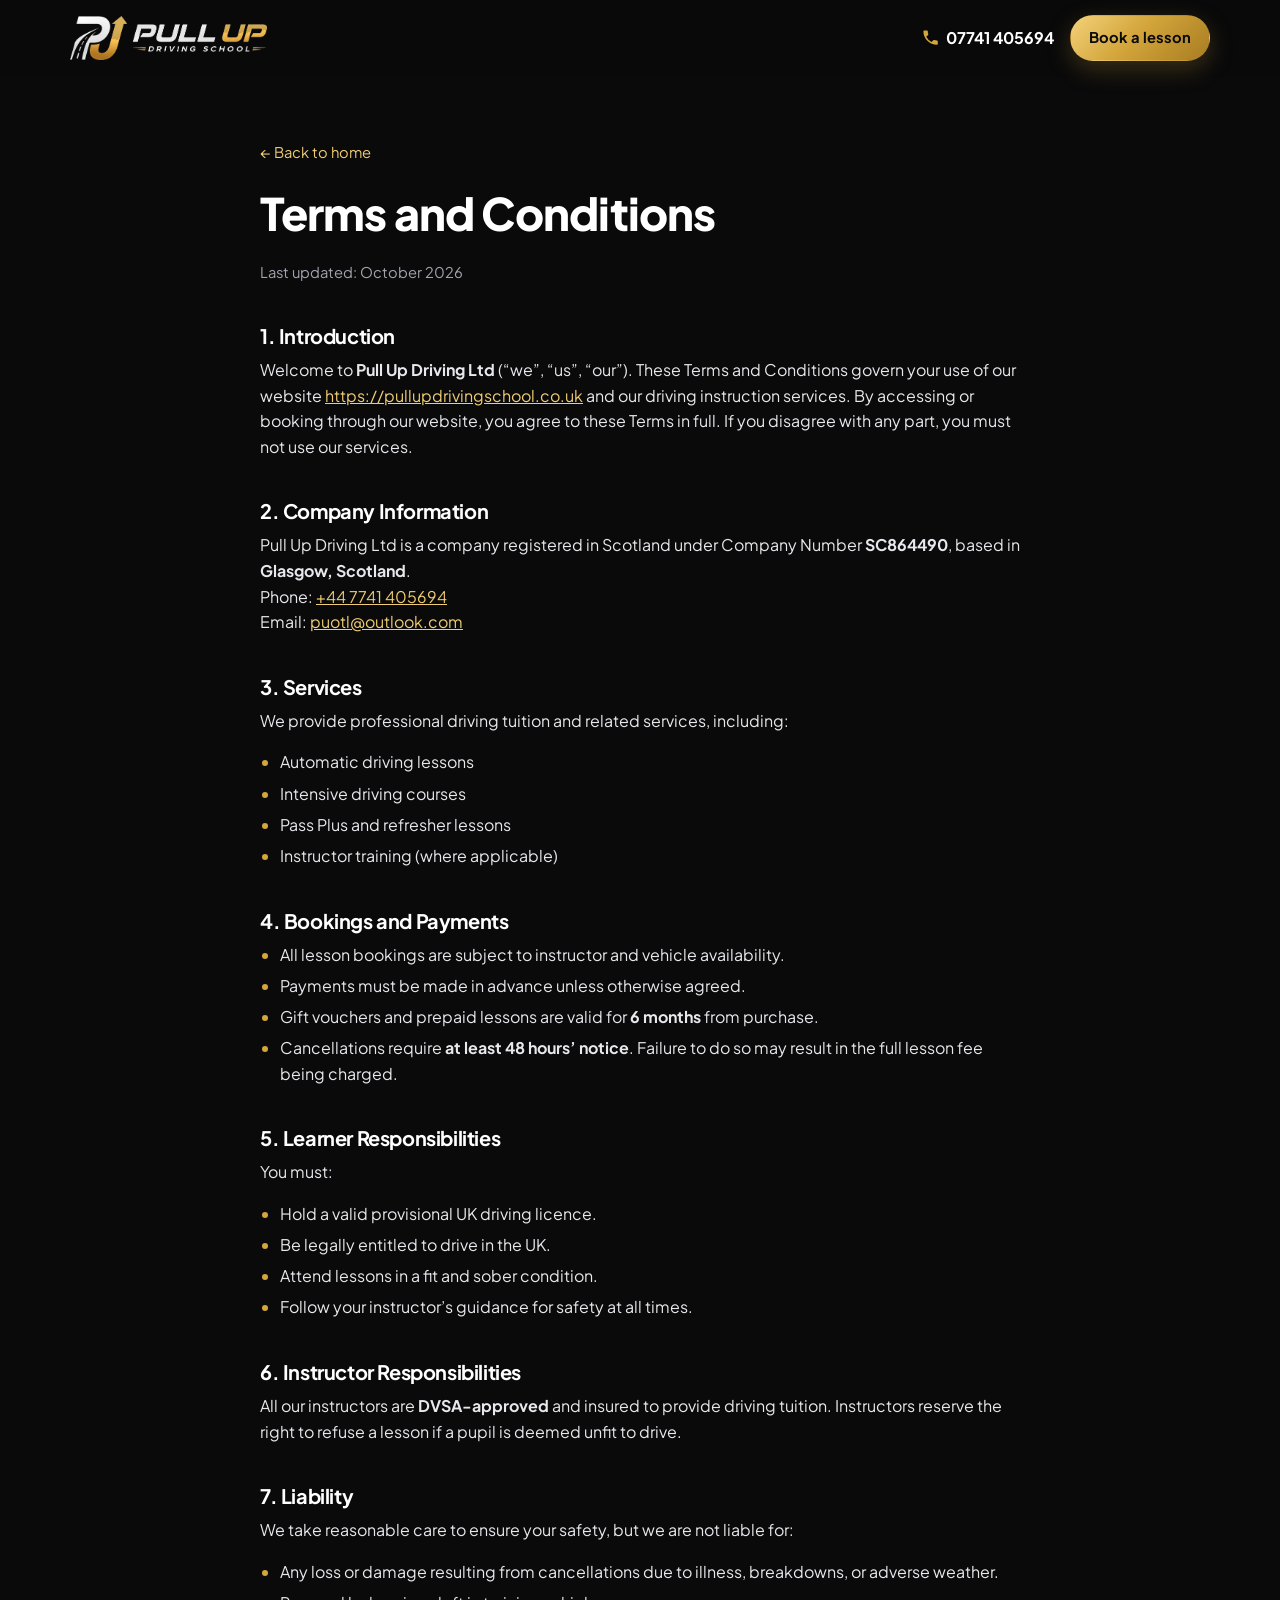
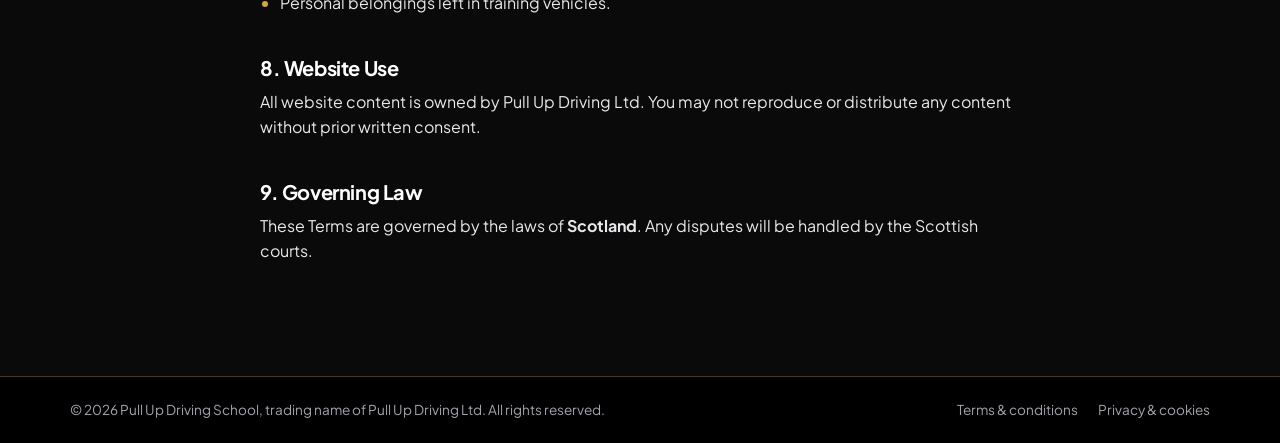
<file: terms/index.html>
<!doctype html>
<html lang="en-GB">
<head>
  <meta charset="utf-8">
  <meta name="viewport" content="width=device-width, initial-scale=1">
  <title>Terms and Conditions | Pull Up Driving School</title>
  <meta name="description" content="Terms and conditions for driving lessons with Pull Up Driving Ltd in Glasgow.">
  <link rel="canonical" href="https://pullupdrivingschool.co.uk/terms/">
  <meta name="theme-color" content="#0a0a0b">
  <link rel="icon" href="../images/favicon.png">
  <link rel="apple-touch-icon" href="../images/apple-touch-icon.png">
  <link rel="preconnect" href="https://fonts.googleapis.com">
  <link rel="preconnect" href="https://fonts.gstatic.com" crossorigin>
  <link href="https://fonts.googleapis.com/css2?family=Plus+Jakarta+Sans:wght@400;500;600;700;800&display=swap" rel="stylesheet">
  <link rel="stylesheet" href="../styles.css">
</head>
<body class="legal-page">

  <a href="#main" class="skip-link">Skip to content</a>

  <header class="site-header">
    <div class="container header-inner">
      <a href="../" class="logo" aria-label="Pull Up Driving School home">
        <img src="../images/logo-header.png" alt="Pull Up Driving School" width="537" height="120">
      </a>
      <div class="header-actions">
        <a href="tel:+447741405694" class="header-phone">
          <svg viewBox="0 0 24 24" aria-hidden="true"><path d="M6.6 10.8a15.1 15.1 0 0 0 6.6 6.6l2.2-2.2c.3-.3.7-.4 1-.2 1.1.4 2.3.6 3.6.6.6 0 1 .4 1 1V20c0 .6-.4 1-1 1A17 17 0 0 1 3 4c0-.6.4-1 1-1h3.5c.6 0 1 .4 1 1 0 1.2.2 2.4.6 3.6.1.3 0 .7-.2 1l-2.3 2.2Z"/></svg>
          07741 405694
        </a>
        <a href="../#contact" class="btn btn-gold btn-small">Book a lesson</a>
      </div>
    </div>
  </header>

  <main id="main" class="legal">
    <div class="container narrow">
      <p class="legal-back"><a href="../">← Back to home</a></p>
      <h1>Terms and Conditions</h1>
      <p class="legal-updated">Last updated: October 2026</p>

      <h2>1. Introduction</h2>
      <p>Welcome to <strong>Pull Up Driving Ltd</strong> (“we”, “us”, “our”). These Terms and Conditions govern your use of our website <a href="https://pullupdrivingschool.co.uk">https://pullupdrivingschool.co.uk</a> and our driving instruction services. By accessing or booking through our website, you agree to these Terms in full. If you disagree with any part, you must not use our services.</p>

      <h2>2. Company Information</h2>
      <p>Pull Up Driving Ltd is a company registered in Scotland under Company Number <strong>SC864490</strong>, based in <strong>Glasgow, Scotland</strong>.<br>
      Phone: <a href="tel:+447741405694">+44 7741 405694</a><br>
      Email: <a href="mailto:puotl@outlook.com">puotl@outlook.com</a></p>

      <h2>3. Services</h2>
      <p>We provide professional driving tuition and related services, including:</p>
      <ul>
        <li>Automatic driving lessons</li>
        <li>Intensive driving courses</li>
        <li>Pass Plus and refresher lessons</li>
        <li>Instructor training (where applicable)</li>
      </ul>

      <h2>4. Bookings and Payments</h2>
      <ul>
        <li>All lesson bookings are subject to instructor and vehicle availability.</li>
        <li>Payments must be made in advance unless otherwise agreed.</li>
        <li>Gift vouchers and prepaid lessons are valid for <strong>6 months</strong> from purchase.</li>
        <li>Cancellations require <strong>at least 48 hours’ notice</strong>. Failure to do so may result in the full lesson fee being charged.</li>
      </ul>

      <h2>5. Learner Responsibilities</h2>
      <p>You must:</p>
      <ul>
        <li>Hold a valid provisional UK driving licence.</li>
        <li>Be legally entitled to drive in the UK.</li>
        <li>Attend lessons in a fit and sober condition.</li>
        <li>Follow your instructor’s guidance for safety at all times.</li>
      </ul>

      <h2>6. Instructor Responsibilities</h2>
      <p>All our instructors are <strong>DVSA-approved</strong> and insured to provide driving tuition. Instructors reserve the right to refuse a lesson if a pupil is deemed unfit to drive.</p>

      <h2>7. Liability</h2>
      <p>We take reasonable care to ensure your safety, but we are not liable for:</p>
      <ul>
        <li>Any loss or damage resulting from cancellations due to illness, breakdowns, or adverse weather.</li>
        <li>Personal belongings left in training vehicles.</li>
      </ul>

      <h2>8. Website Use</h2>
      <p>All website content is owned by Pull Up Driving Ltd. You may not reproduce or distribute any content without prior written consent.</p>

      <h2>9. Governing Law</h2>
      <p>These Terms are governed by the laws of <strong>Scotland</strong>. Any disputes will be handled by the Scottish courts.</p>
    </div>
  </main>

  <footer class="site-footer site-footer-compact">
    <div class="container footer-legal">
      <p>© 2026 Pull Up Driving School, trading name of Pull Up Driving Ltd. All rights reserved.</p>
      <nav class="footer-legal-links" aria-label="Legal">
        <a href="../terms/" aria-current="page">Terms &amp; conditions</a>
        <a href="../privacy/">Privacy &amp; cookies</a>
      </nav>
    </div>
  </footer>

</body>
</html>
</file>
<file: styles.css>
:root {
  --bg: #0a0a0b;
  --bg-alt: #111113;
  --surface: #17171a;
  --surface-2: #1e1e22;
  --border: #2a2a30;
  --text: #e8e8ec;
  --muted: #a3a3ad;
  --white: #ffffff;
  --gold: #d4a63c;
  --gold-light: #f0cd72;
  --gold-dark: #a87c22;
  --gold-grad: linear-gradient(135deg, #f3d27a 0%, #d4a63c 45%, #a87c22 100%);
  --gold-tint: rgba(212, 166, 60, 0.12);
  --gold-line: rgba(212, 166, 60, 0.35);
  --radius: 16px;
  --shadow: 0 16px 40px rgba(0, 0, 0, 0.45);
  --shadow-lg: 0 28px 70px rgba(0, 0, 0, 0.6);
  color-scheme: dark;
}

* { box-sizing: border-box; }

html { scroll-behavior: smooth; scroll-padding-top: 84px; }

body {
  margin: 0;
  font-family: "Plus Jakarta Sans", -apple-system, BlinkMacSystemFont, "Segoe UI", Roboto, sans-serif;
  color: var(--text);
  background: var(--bg);
  line-height: 1.6;
  -webkit-font-smoothing: antialiased;
}

::selection { background: var(--gold); color: var(--bg); }

img { max-width: 100%; display: block; }

h1, h2, h3, h4 { color: var(--white); line-height: 1.15; margin: 0 0 .5em; letter-spacing: -0.02em; }
h2 { font-size: clamp(1.8rem, 3.5vw, 2.6rem); font-weight: 800; }
h3 { font-size: 1.2rem; font-weight: 700; }
p { margin: 0 0 1em; }

a { color: var(--gold-light); }

svg { width: 1.2em; height: 1.2em; fill: currentColor; flex-shrink: 0; }

.container { max-width: 1180px; margin: 0 auto; padding: 0 20px; }
.narrow { max-width: 800px; }

.skip-link { position: absolute; left: -999px; top: 8px; background: var(--gold); color: var(--bg); padding: 8px 14px; border-radius: 8px; z-index: 100; }
.skip-link:focus { left: 8px; }

/* Buttons */
.btn {
  display: inline-flex;
  align-items: center;
  justify-content: center;
  gap: 8px;
  padding: 14px 24px;
  border-radius: 999px;
  border: 1.5px solid transparent;
  font: inherit;
  font-weight: 700;
  text-decoration: none;
  cursor: pointer;
  transition: transform .15s ease, box-shadow .15s ease, border-color .15s ease, color .15s ease, filter .15s ease;
}
.btn:hover { transform: translateY(-2px); }
.btn-gold { background: var(--gold-grad); color: var(--bg); box-shadow: 0 8px 24px rgba(212, 166, 60, 0.25); }
.btn-gold:hover { filter: brightness(1.08); box-shadow: 0 10px 30px rgba(212, 166, 60, 0.35); }
.btn-ghost { background: rgba(255,255,255,.04); color: var(--white); border-color: rgba(255,255,255,.22); }
.btn-ghost:hover { border-color: var(--gold); color: var(--gold-light); }
.btn-outline { background: transparent; color: var(--white); border-color: var(--border); }
.btn-outline:hover { border-color: var(--gold); color: var(--gold-light); }
.btn-small { padding: 10px 18px; font-size: .92rem; }
.btn-block { width: 100%; }

/* Header */
.site-header {
  position: sticky;
  top: 0;
  z-index: 50;
  background: rgba(10, 10, 11, .88);
  backdrop-filter: saturate(160%) blur(12px);
  -webkit-backdrop-filter: saturate(160%) blur(12px);
  border-bottom: 1px solid transparent;
  transition: border-color .2s;
}
.site-header.scrolled { border-color: var(--border); }
.header-inner { display: flex; align-items: center; gap: 24px; height: 76px; }
.logo img { height: 44px; width: auto; }
.nav { display: flex; gap: 28px; margin-left: auto; }
.nav a { color: #d4d4da; text-decoration: none; font-weight: 600; font-size: .95rem; position: relative; transition: color .15s; }
.nav a:hover { color: var(--white); }
.nav a::after { content: ""; position: absolute; left: 0; right: 0; bottom: -6px; height: 2px; background: var(--gold); transform: scaleX(0); transition: transform .2s; }
.nav a:hover::after { transform: scaleX(1); }
.header-actions { display: flex; align-items: center; gap: 16px; }
.header-phone { display: inline-flex; align-items: center; gap: 6px; color: var(--white); font-weight: 700; text-decoration: none; }
.header-phone svg { color: var(--gold); }
.nav-toggle { display: none; background: none; border: 0; padding: 8px; cursor: pointer; }
.nav-toggle span { display: block; width: 24px; height: 2px; background: var(--white); margin: 5px 0; border-radius: 2px; transition: transform .2s, opacity .2s; }
.nav-toggle[aria-expanded="true"] span:nth-child(1) { transform: translateY(7px) rotate(45deg); }
.nav-toggle[aria-expanded="true"] span:nth-child(2) { opacity: 0; }
.nav-toggle[aria-expanded="true"] span:nth-child(3) { transform: translateY(-7px) rotate(-45deg); }

/* Hero */
.hero {
  position: relative;
  background:
    radial-gradient(circle at 80% 15%, rgba(212,166,60,.16), transparent 42%),
    radial-gradient(circle at 5% 100%, rgba(212,166,60,.08), transparent 45%),
    var(--bg);
  padding: 72px 0 110px;
  overflow: hidden;
}
.hero-inner { display: grid; grid-template-columns: 1.05fr 1fr; gap: 56px; align-items: center; }
.eyebrow { display: inline-flex; align-items: center; gap: 12px; color: var(--gold); font-size: .82rem; font-weight: 700; letter-spacing: .22em; text-transform: uppercase; margin-bottom: 22px; }
.eyebrow::before { content: ""; width: 32px; height: 2px; background: var(--gold-grad); }
.hero h1 { font-size: clamp(2.4rem, 5.2vw, 3.9rem); font-weight: 800; letter-spacing: -0.03em; }
.hl { background: var(--gold-grad); -webkit-background-clip: text; background-clip: text; color: transparent; }
.lead { font-size: 1.15rem; color: var(--muted); max-width: 34em; }
.hero-actions { display: flex; flex-wrap: wrap; gap: 14px; margin: 30px 0; }
.trust { list-style: none; padding: 0; margin: 0; display: flex; flex-wrap: wrap; gap: 10px 24px; font-weight: 600; font-size: .95rem; color: #d4d4da; }
.trust li { display: flex; align-items: center; gap: 6px; }
.trust svg { color: var(--gold); }

.hero-media { position: relative; }
.hero-media img { height: auto; border-radius: 24px; box-shadow: var(--shadow-lg); aspect-ratio: 5 / 4.4; object-fit: cover; width: 100%; border: 1px solid var(--gold-line); }
.hero-badge { position: absolute; left: -24px; bottom: 36px; display: flex; align-items: center; gap: 12px; background: rgba(23,23,26,.92); backdrop-filter: blur(8px); -webkit-backdrop-filter: blur(8px); border: 1px solid var(--border); padding: 12px 18px 12px 12px; border-radius: 14px; box-shadow: var(--shadow-lg); }
.hero-badge-icon { width: 42px; height: 42px; display: grid; place-items: center; background: var(--gold-tint); border-radius: 10px; font-size: 1.3rem; }
.hero-badge strong { display: block; color: var(--white); }
.hero-badge span { font-size: .85rem; color: var(--muted); }
.hero-price { position: absolute; right: -14px; top: 26px; background: var(--gold-grad); color: var(--bg); border-radius: 16px; padding: 12px 18px; text-align: center; box-shadow: var(--shadow-lg); line-height: 1.1; }
.hero-price span { display: block; font-size: .75rem; font-weight: 700; }
.hero-price strong { display: block; font-size: 2rem; font-weight: 800; }

/* Road motif echoing the logo */
.road { position: absolute; left: 0; right: 0; bottom: 0; height: 44px; background: #000; border-top: 1px solid var(--border); }
.road::before { content: ""; position: absolute; left: 0; right: 0; top: 50%; height: 4px; transform: translateY(-50%); background: repeating-linear-gradient(90deg, var(--gold) 0 46px, transparent 46px 86px); opacity: .85; }

/* Sections */
.section { padding: 96px 0; }
.section-tint { background: var(--bg-alt); border-top: 1px solid var(--border); border-bottom: 1px solid var(--border); }
.section-head { text-align: center; max-width: 680px; margin: 0 auto 48px; }
.section-head.left { text-align: left; margin-left: 0; }
.kicker { display: inline-block; font-size: .8rem; font-weight: 800; letter-spacing: .2em; text-transform: uppercase; color: var(--gold); margin-bottom: 10px; }
.section-sub { color: var(--muted); font-size: 1.08rem; }

/* Lessons */
.lesson-grid { display: grid; grid-template-columns: repeat(4, 1fr); gap: 20px; }
.lesson-card { background: var(--surface); border: 1px solid var(--border); border-radius: var(--radius); padding: 28px 24px; transition: transform .2s, border-color .2s, box-shadow .2s; }
.lesson-card:hover { transform: translateY(-4px); border-color: var(--gold-line); box-shadow: var(--shadow); }
.lesson-card p { color: var(--muted); margin: 0; font-size: .97rem; }
.icon-wrap { width: 52px; height: 52px; border-radius: 14px; background: var(--gold-tint); color: var(--gold-light); display: grid; place-items: center; margin-bottom: 18px; }
.icon-wrap svg { width: 26px; height: 26px; fill: none; stroke: currentColor; stroke-width: 1.8; stroke-linecap: round; stroke-linejoin: round; }

.learn { margin-top: 56px; display: grid; grid-template-columns: 1fr 1.4fr; gap: 40px; align-items: center; background: radial-gradient(circle at 0% 0%, rgba(212,166,60,.12), transparent 50%), var(--surface); border: 1px solid var(--gold-line); border-radius: 24px; padding: 44px; }
.learn h3 { font-size: 1.6rem; }
.learn-copy p { color: var(--muted); margin: 0; }
.learn-steps { list-style: none; margin: 0; padding: 0; display: grid; gap: 12px; }
.learn-steps li { display: flex; align-items: center; gap: 14px; background: rgba(255,255,255,.03); border: 1px solid var(--border); padding: 12px 16px; border-radius: 12px; font-weight: 600; color: var(--white); }
.learn-steps span { width: 30px; height: 30px; flex-shrink: 0; border-radius: 50%; background: var(--gold-grad); color: var(--bg); display: grid; place-items: center; font-weight: 800; font-size: .9rem; }

/* Prices */
.price-grid { display: grid; grid-template-columns: repeat(4, 1fr); gap: 20px; align-items: stretch; }
.price-card { position: relative; background: var(--surface); border: 1px solid var(--border); border-radius: 20px; padding: 30px 24px 24px; display: flex; flex-direction: column; }
.price-card h3 { margin-bottom: 2px; }
.duration { color: var(--muted); font-size: .92rem; margin-bottom: 14px; }
.price { font-size: 2.8rem; font-weight: 800; color: var(--white); line-height: 1; margin-bottom: 18px; letter-spacing: -0.03em; }
.price span { font-size: 1rem; font-weight: 600; color: var(--muted); letter-spacing: 0; }
.price-card ul { list-style: none; padding: 0; margin: 0 0 24px; flex: 1; }
.price-card li { padding: 6px 0 6px 26px; position: relative; color: var(--muted); font-size: .95rem; }
.price-card li::before { content: ""; position: absolute; left: 0; top: 11px; width: 14px; height: 8px; border-left: 2.5px solid var(--gold); border-bottom: 2.5px solid var(--gold); transform: rotate(-45deg); }
.price-card.featured { background: radial-gradient(circle at 50% 0%, rgba(212,166,60,.16), transparent 60%), var(--surface-2); border-color: var(--gold); box-shadow: 0 20px 50px rgba(212,166,60,.12); transform: translateY(-8px); }
.price-card.featured .price { background: var(--gold-grad); -webkit-background-clip: text; background-clip: text; color: transparent; }
.tag { position: absolute; top: -13px; left: 24px; background: var(--gold-grad); color: var(--bg); font-size: .75rem; font-weight: 800; padding: 4px 12px; border-radius: 999px; margin: 0; }
.promo { margin-top: 40px; display: flex; align-items: center; justify-content: space-between; gap: 24px; background: var(--gold-grad); color: var(--bg); border-radius: 22px; padding: 30px 36px; box-shadow: 0 24px 60px rgba(212,166,60,.18); }
.promo h3 { color: var(--bg); font-size: 1.6rem; margin-bottom: 6px; }
.promo p { margin: 0; font-weight: 500; }
.promo-tag { display: inline-block; background: var(--bg); color: var(--gold-light); font-size: .72rem; font-weight: 800; letter-spacing: .18em; text-transform: uppercase; padding: 4px 12px; border-radius: 999px; margin-bottom: 10px !important; }
.promo-price { display: flex; align-items: center; gap: 18px; flex-shrink: 0; }
.promo-was { font-size: 1.2rem; font-weight: 700; text-decoration: line-through; opacity: .6; }
.promo-price strong { font-size: 3rem; font-weight: 800; line-height: 1; letter-spacing: -0.03em; }
.btn-dark { background: var(--bg); color: var(--white); }
.btn-dark:hover { color: var(--gold-light); }
.price-footnote { margin: 20px 0 0; text-align: center; color: var(--muted); }

/* Passes */
.pass-grid { display: grid; grid-template-columns: repeat(4, 1fr); gap: 16px; }
.pass-grid figure { margin: 0; border-radius: 16px; overflow: hidden; aspect-ratio: 1; background: var(--surface); border: 1px solid var(--border); }
.pass-grid img { width: 100%; height: 100%; object-fit: cover; object-position: center 30%; transition: transform .4s ease; }
.pass-grid figure:hover img { transform: scale(1.05); }
.pass-cta { border-radius: 16px; aspect-ratio: 1; background: var(--gold-grad); color: var(--bg); text-decoration: none; display: flex; flex-direction: column; justify-content: flex-end; padding: 24px; transition: transform .2s; }
.pass-cta:hover { transform: translateY(-4px); }
.pass-cta strong { font-size: 1.5rem; line-height: 1.15; font-weight: 800; }
.pass-cta span { font-weight: 700; margin-top: 6px; }
/* Collapsed gallery (set by script.js): first 11 photos + the CTA tile */
.pass-grid.collapsed figure:nth-of-type(n+12) { display: none; }
.pass-more { text-align: center; margin-top: 28px; }

/* About */
.section-feature { background: radial-gradient(circle at 100% 50%, rgba(212,166,60,.10), transparent 45%), var(--bg-alt); border-top: 1px solid var(--border); border-bottom: 1px solid var(--border); }
.about { display: grid; grid-template-columns: 1fr 1.1fr; gap: 64px; align-items: center; }
.about-copy p { color: var(--muted); }
.about-photo img { height: auto; object-position: 20% center; border-radius: 24px; box-shadow: var(--shadow-lg); aspect-ratio: 4 / 3.4; object-fit: cover; width: 100%; border: 1px solid var(--gold-line); }
.checklist { list-style: none; padding: 0; margin: 24px 0 0; display: grid; gap: 12px; }
.checklist li { display: flex; gap: 12px; align-items: center; color: var(--white); font-weight: 600; }
.checklist li::before { content: "✓"; width: 26px; height: 26px; flex-shrink: 0; border-radius: 50%; background: var(--gold-grad); color: var(--bg); display: grid; place-items: center; font-weight: 800; font-size: .85rem; }

/* Areas */
.areas { display: grid; grid-template-columns: 1fr 1fr; gap: 48px; align-items: center; }
.area-card { display: flex; align-items: center; gap: 16px; background: var(--surface); border: 1px solid var(--gold-line); border-radius: 16px; padding: 20px 22px; margin-bottom: 24px; }
.area-card strong { display: block; color: var(--white); font-size: 1.15rem; }
.area-card div > span { color: var(--muted); font-size: .95rem; }
.area-icon { width: 48px; height: 48px; flex-shrink: 0; border-radius: 12px; background: var(--gold-grad); color: var(--bg); display: grid; place-items: center; }
.area-icon svg { width: 24px; height: 24px; }
.map { border-radius: 20px; overflow: hidden; border: 1px solid var(--border); box-shadow: var(--shadow); height: 100%; min-height: 420px; position: sticky; top: 100px; background: var(--surface); }
.map iframe { border: 0; width: 100%; height: 100%; min-height: 420px; display: block; }

/* FAQ */
.faq { display: grid; gap: 12px; }
.faq details { background: var(--surface); border: 1px solid var(--border); border-radius: 14px; padding: 0 22px; transition: border-color .2s; }
.faq details[open] { border-color: var(--gold-line); }
.faq summary { cursor: pointer; list-style: none; padding: 20px 32px 20px 0; font-weight: 700; color: var(--white); position: relative; }
.faq summary::-webkit-details-marker { display: none; }
.faq summary::after { content: "+"; position: absolute; right: 0; top: 50%; transform: translateY(-50%); font-size: 1.5rem; font-weight: 500; color: var(--gold); transition: transform .2s; }
.faq details[open] summary::after { transform: translateY(-50%) rotate(45deg); }
.faq details p { color: var(--muted); margin: 0 0 20px; }

/* Contact */
.contact { display: grid; grid-template-columns: 1fr 1.1fr; gap: 56px; align-items: start; }
.contact-cards { display: grid; gap: 12px; margin-top: 28px; }
.contact-card { display: flex; align-items: center; gap: 16px; padding: 16px 18px; background: var(--surface); border: 1px solid var(--border); border-radius: 14px; text-decoration: none; color: var(--white); font-weight: 700; transition: border-color .2s, transform .2s; word-break: break-word; }
.contact-card:hover { border-color: var(--gold-line); transform: translateX(4px); }
.contact-card small { display: block; font-size: .8rem; font-weight: 600; color: var(--muted); }
.cc-icon { width: 46px; height: 46px; flex-shrink: 0; border-radius: 12px; background: var(--gold-grad); color: var(--bg); display: grid; place-items: center; }
.cc-wa { background: #25d366; color: #fff; }

.contact-form { background: var(--surface); border: 1px solid var(--border); border-radius: 24px; padding: 36px; }
.form-hint { color: var(--muted); font-size: .92rem; }
.field-row { display: grid; grid-template-columns: 1fr 1fr; gap: 14px; }
.contact-form label { display: block; font-weight: 600; font-size: .9rem; color: var(--white); margin-bottom: 14px; }
.contact-form input, .contact-form select, .contact-form textarea {
  display: block; width: 100%; margin-top: 6px; padding: 12px 14px;
  border: 1px solid var(--border); border-radius: 10px; background: var(--bg);
  font: inherit; color: var(--text);
}
.contact-form ::placeholder { color: #6b6b75; }
.contact-form input:focus, .contact-form select:focus, .contact-form textarea:focus { outline: 2px solid var(--gold); outline-offset: 1px; border-color: transparent; }
.form-actions { display: flex; flex-wrap: wrap; gap: 12px; margin-top: 6px; }

/* Footer */
.site-footer { background: #000; color: var(--muted); padding: 64px 0 0; border-top: 1px solid var(--gold-line); }
.footer-inner { display: grid; grid-template-columns: 1.5fr 1fr 1fr; gap: 40px; }
.footer-logo { width: 190px; height: auto; margin-bottom: 18px; }
.footer-tagline { color: var(--gold); font-size: .8rem; font-weight: 700; letter-spacing: .2em; text-transform: uppercase; }
.site-footer h4 { font-size: 1rem; margin-bottom: 14px; }
.site-footer a, .footer-inner > div > span { display: block; color: var(--muted); text-decoration: none; margin-bottom: 8px; word-break: break-word; }
.site-footer a:hover { color: var(--gold-light); }
.socials { display: flex; gap: 10px; margin-top: 18px; }
.site-footer .socials a { display: grid; place-items: center; width: 42px; height: 42px; margin: 0; border-radius: 50%; border: 1px solid var(--border); color: var(--text); transition: border-color .2s, color .2s, transform .2s; }
.site-footer .socials a:hover { border-color: var(--gold); color: var(--gold-light); transform: translateY(-2px); }
.socials svg { width: 19px; height: 19px; }
.icon-stroke { fill: none; stroke: currentColor; stroke-width: 2; }
.icon-stroke .dot { fill: currentColor; stroke: none; }
.footer-legal { border-top: 1px solid var(--border); margin-top: 48px; padding: 22px 20px; font-size: .85rem; }
.footer-legal p { margin: 0; }
.footer-legal { display: flex; flex-wrap: wrap; justify-content: space-between; gap: 8px 24px; }
.footer-legal-links { display: flex; flex-wrap: wrap; gap: 8px 20px; }
.site-footer .footer-legal-links a { display: inline; margin: 0; }

/* Legal pages and 404 */
.legal-page .header-actions { margin-left: auto; }
.legal { padding: 64px 0 96px; }
.legal h1 { font-size: clamp(2rem, 4vw, 2.8rem); font-weight: 800; }
.legal h2 { font-size: 1.25rem; font-weight: 700; margin-top: 2em; }
.legal ul { padding-left: 1.25em; margin: 0 0 1em; }
.legal li { margin-bottom: .35em; }
.legal li::marker { color: var(--gold); }
.legal-back { margin-bottom: 1.5em; font-size: .92rem; }
.legal-back a { text-decoration: none; }
.legal-updated { color: var(--muted); font-size: .92rem; }
.site-footer-compact { padding-top: 0; }
.site-footer-compact .footer-legal { margin-top: 0; border-top: 0; }

.mobile-bar { display: none; }

/* Scroll reveal */
.reveal { opacity: 0; transform: translateY(24px); transition: opacity .6s ease, transform .6s ease; }
.reveal.visible { opacity: 1; transform: none; }
@media (prefers-reduced-motion: reduce) {
  html { scroll-behavior: auto; }
  .reveal { opacity: 1; transform: none; transition: none; }
}

/* Responsive */
@media (max-width: 1080px) {
  .header-phone { display: none; }
  .lesson-grid, .price-grid { grid-template-columns: repeat(2, 1fr); }
  .price-card.featured { transform: none; }
}

@media (max-width: 900px) {
  .nav-toggle { display: block; }
  .nav {
    position: absolute; top: 76px; left: 0; right: 0;
    flex-direction: column; gap: 0; margin: 0;
    background: var(--bg-alt); border-bottom: 1px solid var(--border); box-shadow: var(--shadow);
    display: none;
  }
  .nav.open { display: flex; }
  .nav a { padding: 14px 20px; border-top: 1px solid var(--border); }
  .nav a::after { display: none; }
  .header-actions { margin-left: auto; }

  .hero { padding: 48px 0 96px; }
  .hero-inner, .about, .areas, .contact, .learn { grid-template-columns: 1fr; }
  .hero-media { max-width: 560px; }
  .hero-badge { left: 12px; bottom: 16px; }
  .hero-price { right: 12px; top: 12px; }
  .about { gap: 40px; }
  .map { position: static; min-height: 320px; }
  .map iframe { min-height: 320px; }
  .pass-grid { grid-template-columns: repeat(2, 1fr); }
  .pass-grid.collapsed figure:nth-of-type(n+6) { display: none; }
  .footer-inner { grid-template-columns: 1fr 1fr; }
  .footer-brand { grid-column: 1 / -1; }
}

@media (max-width: 600px) {
  .section { padding: 72px 0; }
  .logo img { height: 38px; }
  .header-actions .btn { display: none; }
  .lesson-grid, .price-grid, .field-row { grid-template-columns: 1fr; }
  .learn { padding: 28px 22px; }
  .promo { flex-direction: column; align-items: flex-start; padding: 26px 22px; }
  .promo-price { flex-wrap: wrap; }
  .promo-price .btn { flex: 1 1 100%; }
  .contact-form { padding: 24px 20px; }
  .contact-card { font-size: .9rem; }
  .footer-inner { grid-template-columns: 1fr; }
  .hero-actions .btn { flex: 1 1 100%; }

  body { padding-bottom: 68px; }
  .mobile-bar {
    display: grid; grid-template-columns: 1fr 1fr 1fr; gap: 8px;
    position: fixed; left: 0; right: 0; bottom: 0; z-index: 60;
    padding: 10px 12px calc(10px + env(safe-area-inset-bottom));
    background: rgba(10,10,11,.94); border-top: 1px solid var(--border);
    backdrop-filter: blur(10px); -webkit-backdrop-filter: blur(10px);
  }
  .mobile-bar a { text-align: center; padding: 11px 0; border-radius: 999px; font-weight: 700; text-decoration: none; background: var(--surface-2); color: var(--white); border: 1px solid var(--border); }
  .mobile-bar a:nth-child(2) { background: #25d366; color: #fff; border-color: #25d366; }
  .mobile-bar .mb-book { background: var(--gold-grad); color: var(--bg); border: 0; }
}

/* Let grid children shrink below their content width (stops sideways scroll on phones) */
.hero-inner > *, .about > *, .areas > *, .contact > *, .learn > *, .footer-inner > * { min-width: 0; }
</file>
